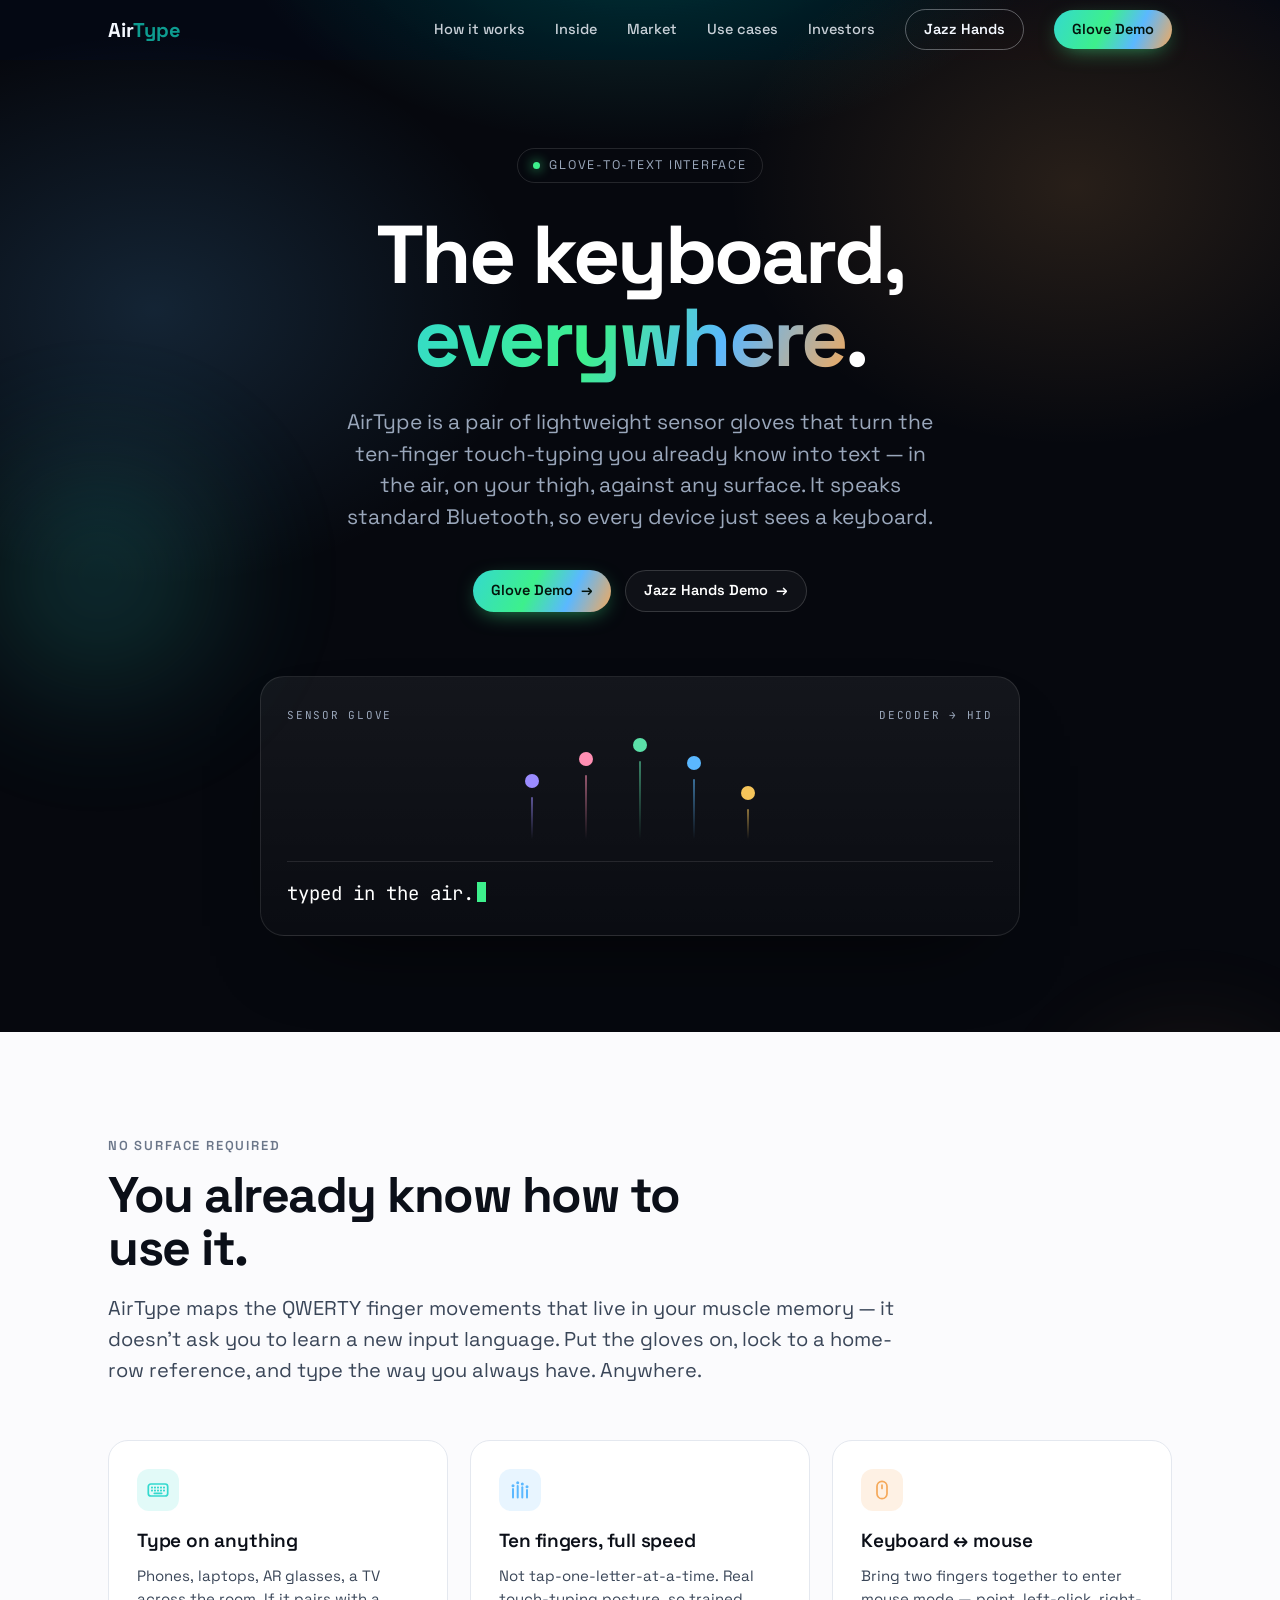
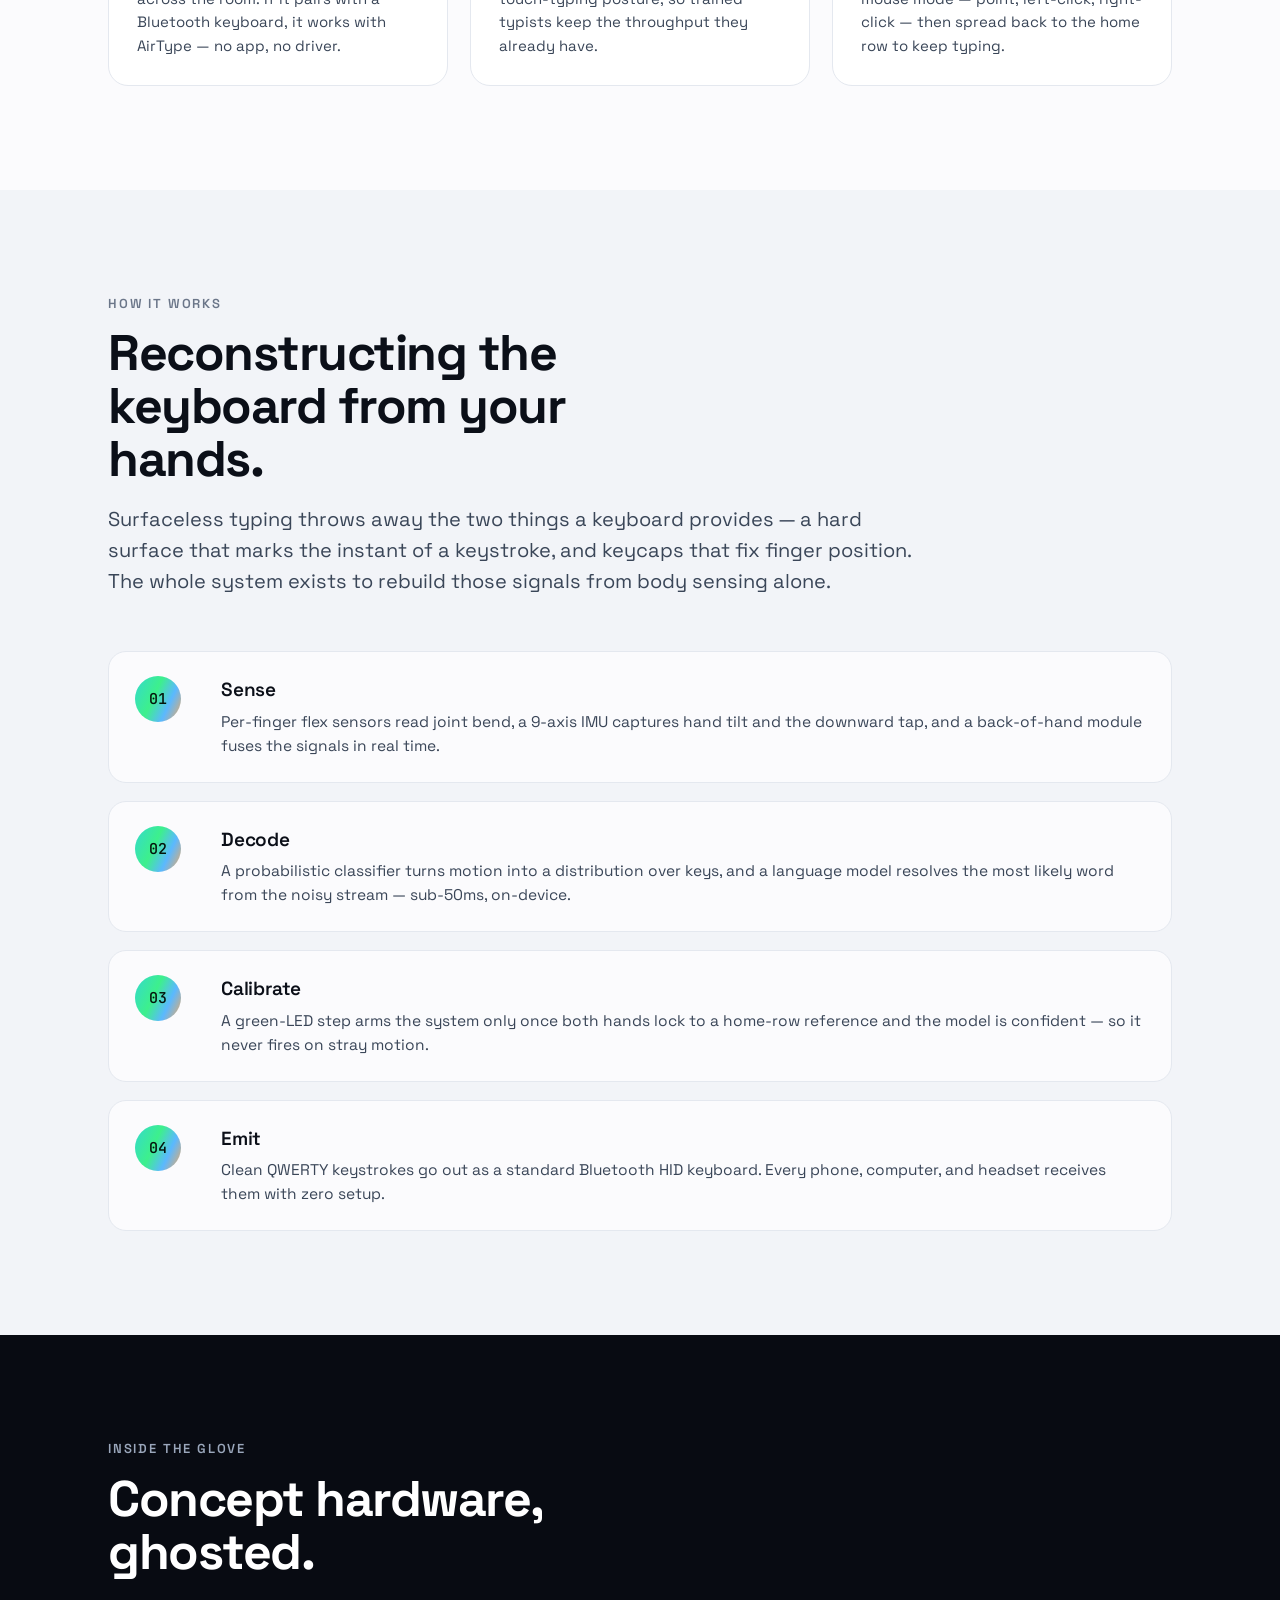
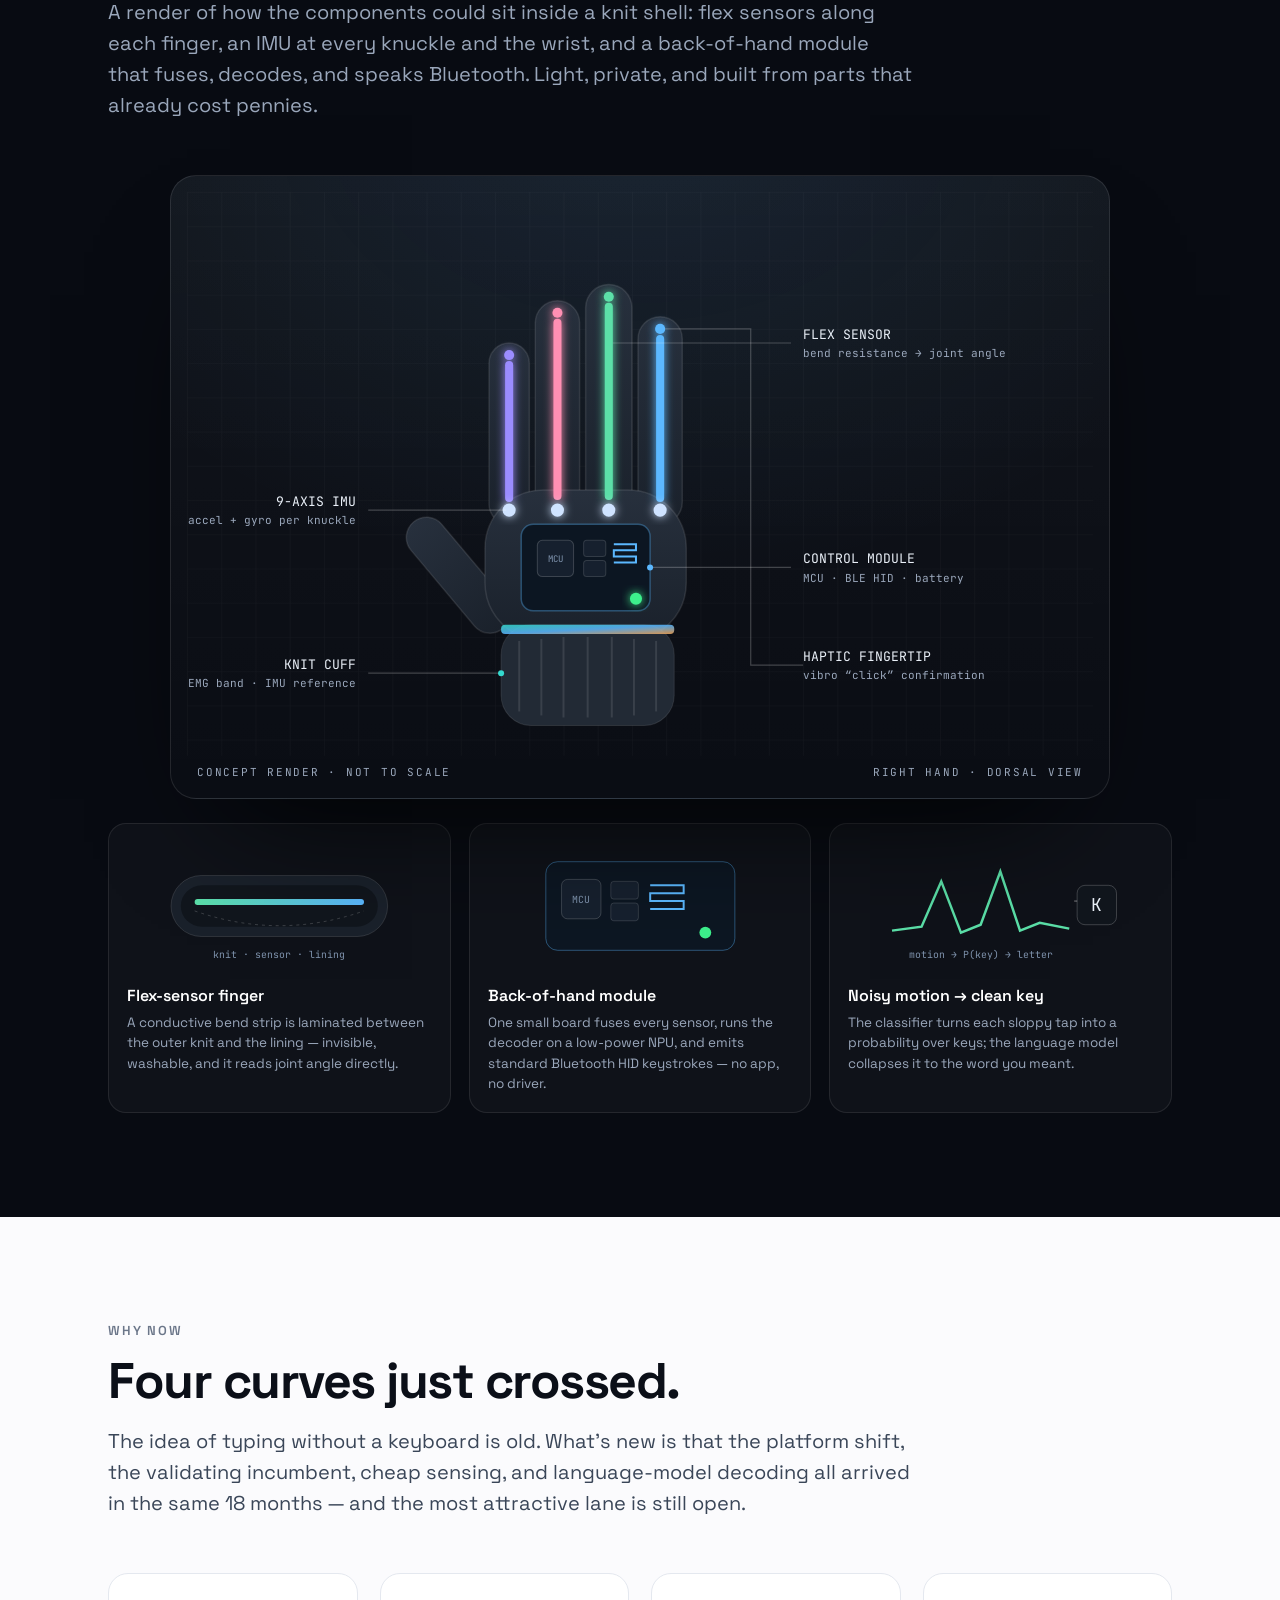
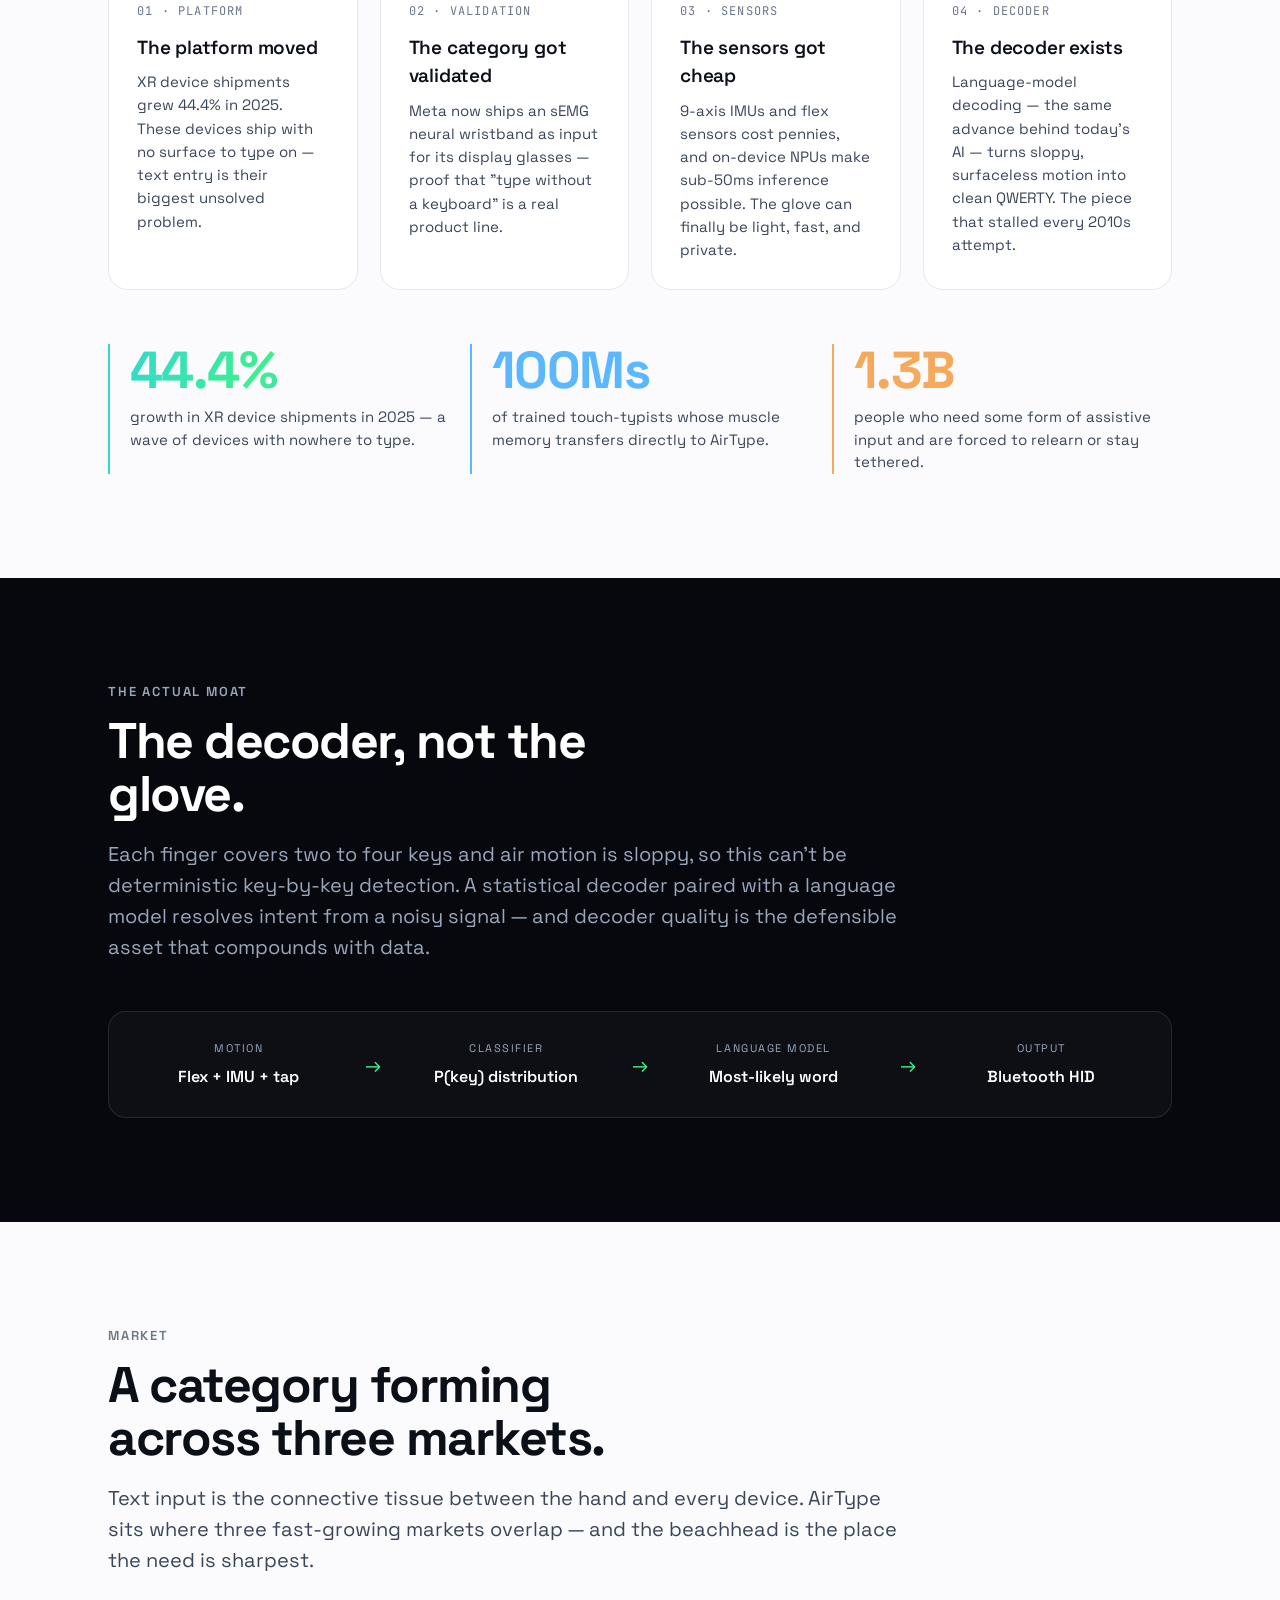
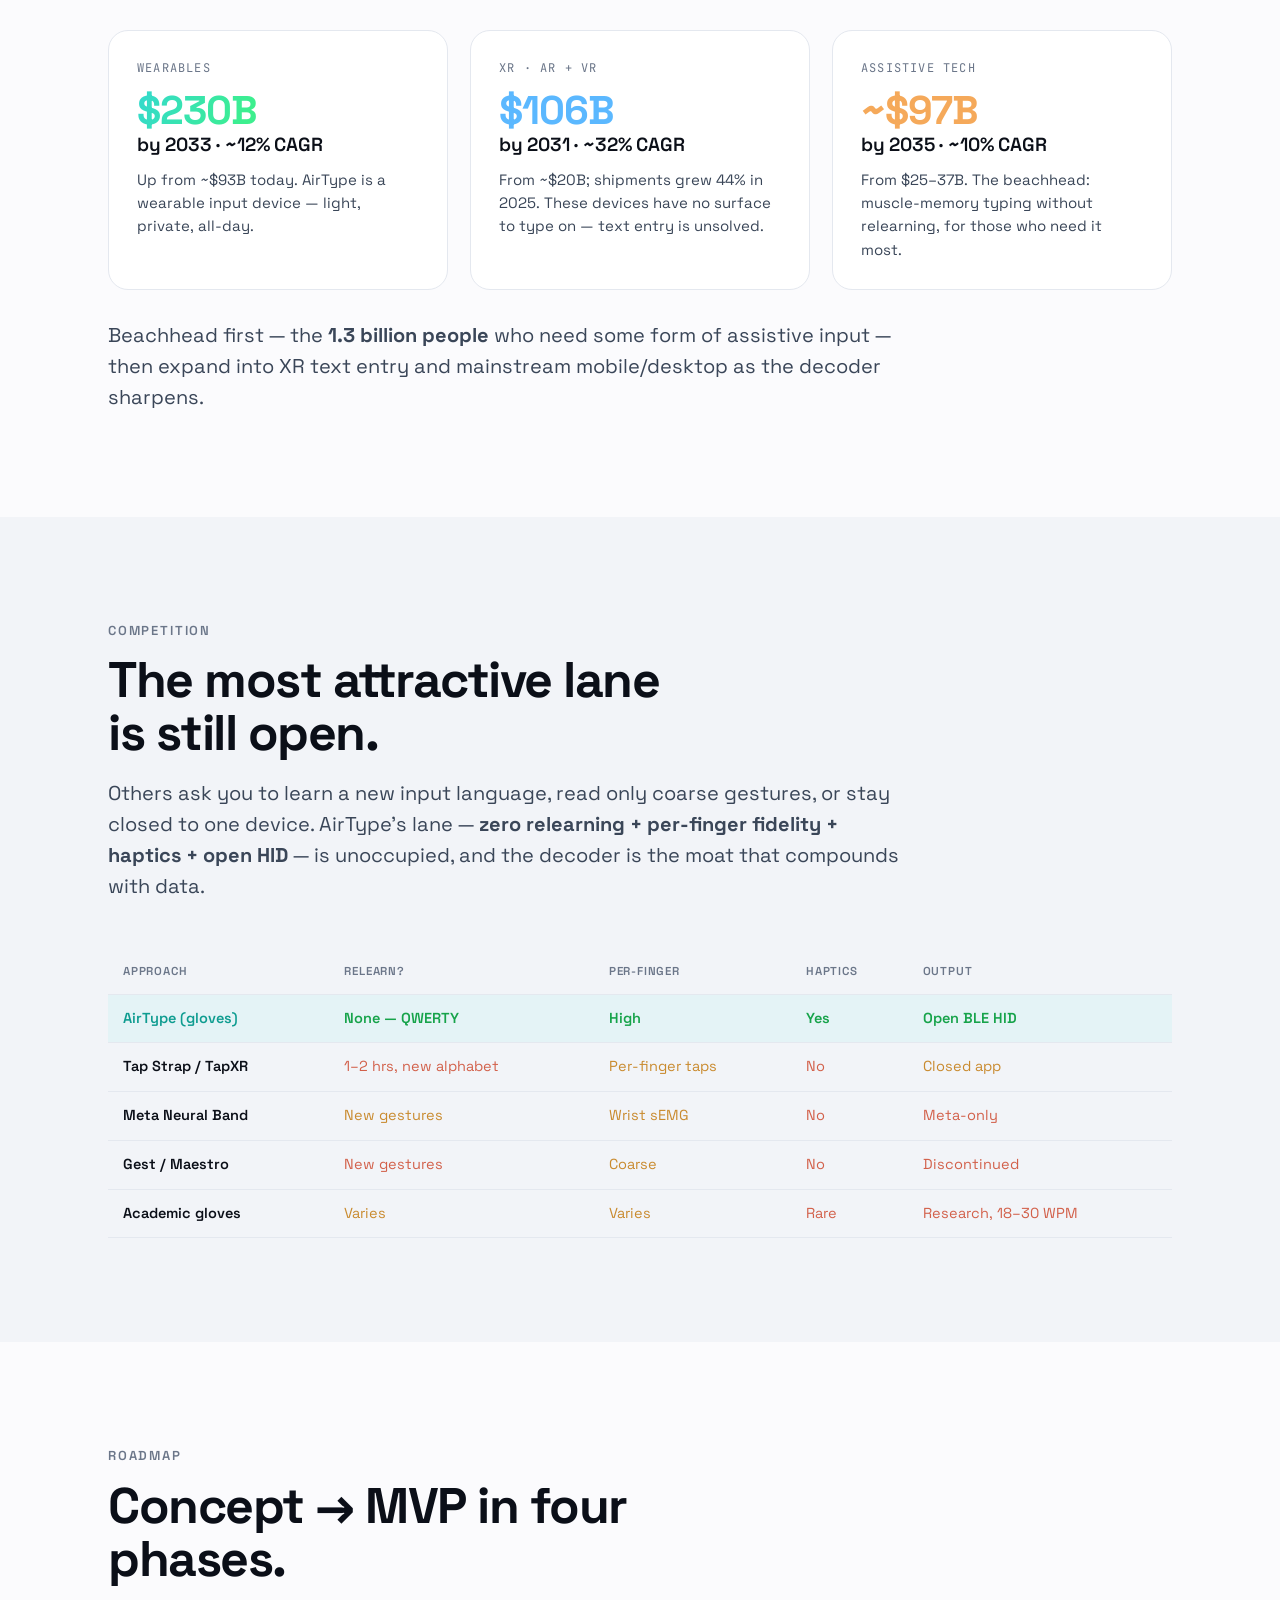
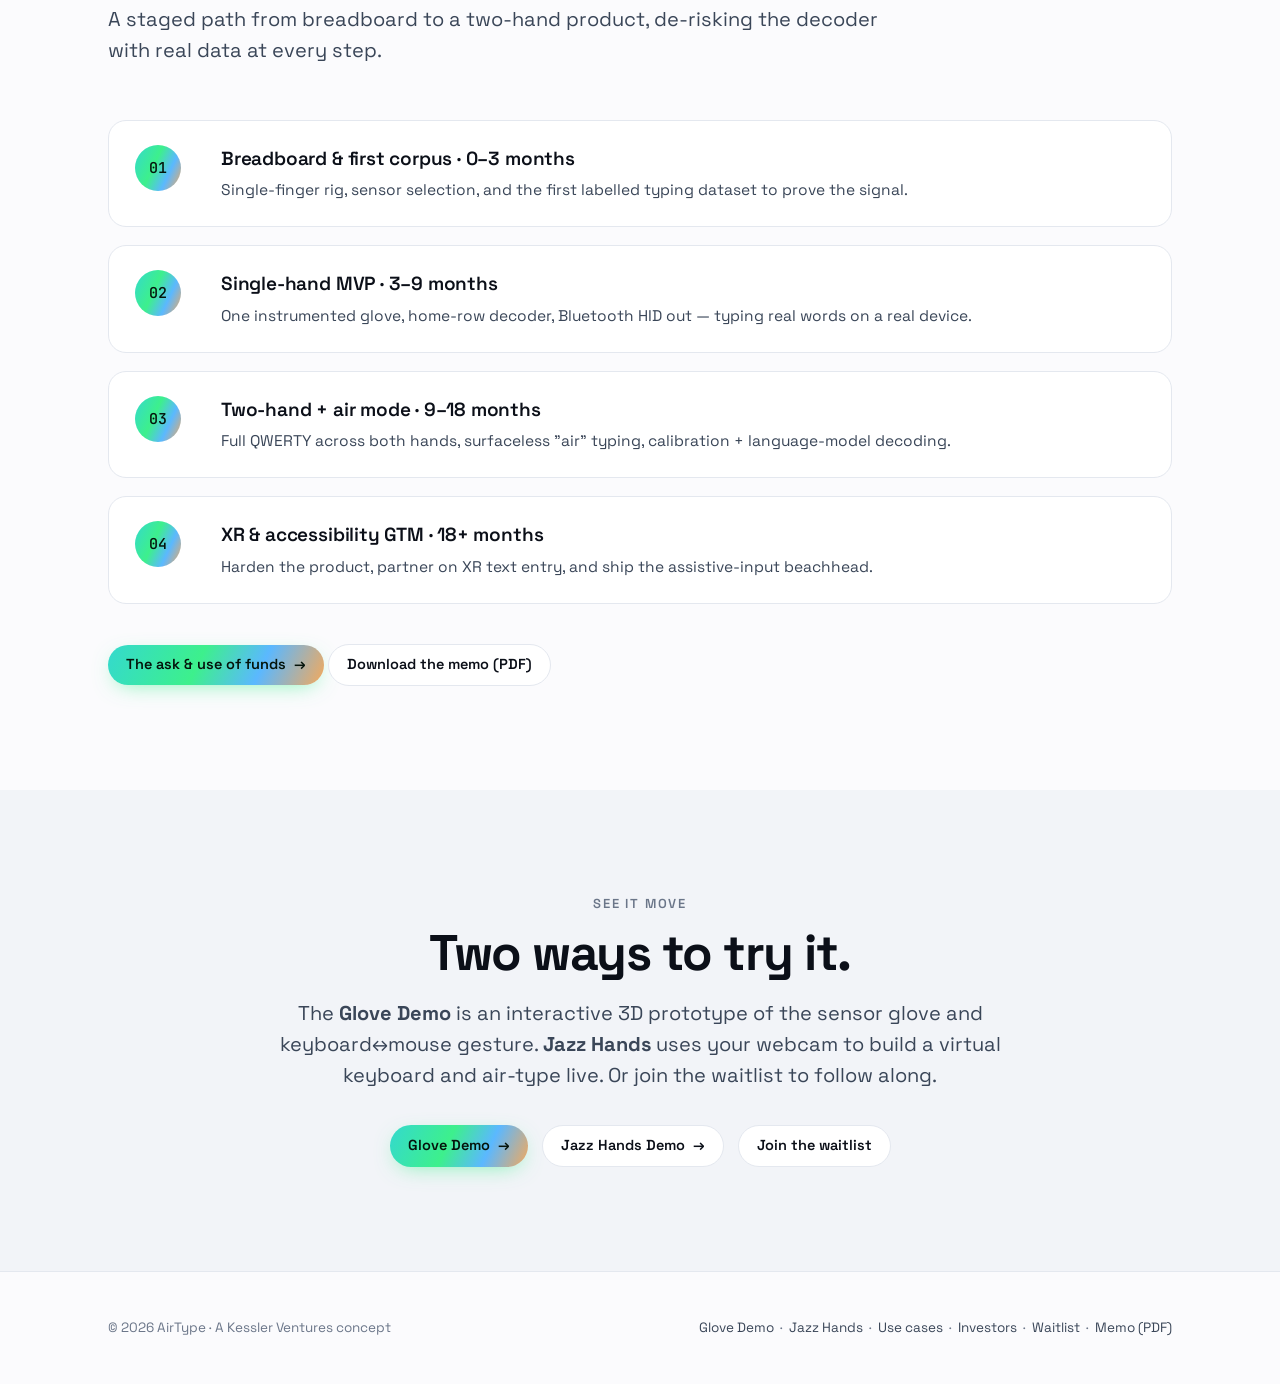
<file: index.html>
<!DOCTYPE html>
<html lang="en">
<head>
<meta charset="UTF-8">
<meta name="viewport" content="width=device-width, initial-scale=1">
<title>AirType — the keyboard, everywhere</title>
<meta name="description" content="AirType is a pair of lightweight sensor gloves that turn ordinary ten-finger touch-typing into text — on any device, on any surface, in the air. Output as a standard Bluetooth keyboard.">
<link rel="preconnect" href="https://fonts.googleapis.com">
<link rel="preconnect" href="https://fonts.gstatic.com" crossorigin>
<link href="https://fonts.googleapis.com/css2?family=Space+Grotesk:wght@400;500;600;700&family=JetBrains+Mono:wght@400;500&display=swap" rel="stylesheet">
<style>
  :root{
    /* brand tokens (CLAUDE.md) */
    --left:#34D9CE; --right:#F5A95A; --armed:#3DF08C;
    --index:#5BB8FF; --middle:#5BE0A8; --ring:#FF8FB3; --pinky:#9B8CFF; --thumb:#F5C45A;
    /* light editorial surface */
    --bg:#FBFBFD; --bg2:#F2F4F8; --ink:#0B0F18; --ink2:#3A4658; --muted:#6B7689; --line:#E4E8EF;
    --ink-on-dark:#EAF0F8; --muted-on-dark:#9AA7BB;
    --grad:linear-gradient(115deg,#34D9CE 0%,#3DF08C 42%,#5BB8FF 70%,#F5A95A 100%);
  }
  *{box-sizing:border-box;margin:0;padding:0}
  html{scroll-behavior:smooth}
  body{
    background:var(--bg);color:var(--ink);
    font-family:"Space Grotesk",-apple-system,BlinkMacSystemFont,"SF Pro Display","Segoe UI",sans-serif;
    -webkit-font-smoothing:antialiased;text-rendering:optimizeLegibility;line-height:1.5;
  }
  .mono{font-family:"JetBrains Mono",ui-monospace,monospace}
  a{color:inherit;text-decoration:none}
  .wrap{max-width:1120px;margin:0 auto;padding:0 28px}
  .gradtext{background:var(--grad);-webkit-background-clip:text;background-clip:text;-webkit-text-fill-color:transparent}

  /* ---------- nav ---------- */
  nav{position:fixed;top:0;left:0;right:0;z-index:50;height:60px;display:flex;align-items:center;
    background:rgba(251,251,253,0);backdrop-filter:saturate(180%) blur(0px);
    border-bottom:1px solid transparent;transition:background .35s,backdrop-filter .35s,border-color .35s}
  nav.scrolled{background:rgba(251,251,253,.72);backdrop-filter:saturate(180%) blur(20px);border-bottom-color:var(--line)}
  nav .wrap{display:flex;align-items:center;justify-content:space-between;width:100%}
  /* logo + nav links are LIGHT over the dark hero, and flip DARK once the nav goes light on scroll */
  .logo{font-size:20px;font-weight:700;letter-spacing:-.01em;color:#F4F8FF;transition:color .35s}
  nav.scrolled .logo{color:var(--ink)}
  .logo b{color:#0E9C90}  /* solid teal wordmark — matches the /overview logo */
  .navlinks{display:flex;align-items:center;gap:30px}
  .navlinks a.nl{font-size:14.5px;color:rgba(244,248,255,.82);font-weight:500;transition:color .2s}
  .navlinks a.nl:hover{color:#fff}
  nav.scrolled .navlinks a.nl{color:var(--ink2)}
  nav.scrolled .navlinks a.nl:hover{color:var(--ink)}
  .btn{display:inline-flex;align-items:center;gap:7px;padding:9px 18px;border-radius:980px;font-size:14.5px;
    font-weight:600;transition:transform .18s,box-shadow .25s,opacity .2s;white-space:nowrap}
  .btn:active{transform:scale(.97)}
  .btn-primary{color:#04130b;background:var(--grad);box-shadow:0 6px 22px -8px rgba(61,240,140,.7)}
  .btn-primary:hover{box-shadow:0 10px 30px -8px rgba(61,240,140,.85)}
  .btn-ghost{color:var(--ink);border:1px solid var(--line);background:#fff}
  .btn-ghost:hover{border-color:#C9D2DF}
  /* outline pill — same shape as the primary, adapts to nav light/dark state */
  .btn-outline{background:transparent;border:1px solid rgba(244,248,255,.34);color:#F4F8FF}
  .btn-outline:hover{border-color:#F4F8FF;background:rgba(255,255,255,.06)}
  nav.scrolled .btn-outline{border-color:var(--line);color:var(--ink)}
  nav.scrolled .btn-outline:hover{border-color:#C9D2DF;background:transparent}
  @media(max-width:760px){.navlinks .nl{display:none}}

  /* ---------- hero ---------- */
  .hero{position:relative;overflow:hidden;background:#06080E;color:var(--ink-on-dark);
    padding:148px 0 96px;text-align:center}
  .hero:before{content:"";position:absolute;inset:0;
    background:
      radial-gradient(680px 380px at 50% -8%,rgba(52,217,206,.20),transparent 60%),
      radial-gradient(560px 420px at 84% 18%,rgba(245,169,90,.14),transparent 62%),
      radial-gradient(620px 460px at 12% 30%,rgba(91,184,255,.16),transparent 60%);
    pointer-events:none}
  .hero .wrap{position:relative}
  .eyebrow{display:inline-flex;align-items:center;gap:9px;font-size:12.5px;letter-spacing:.14em;text-transform:uppercase;
    color:var(--muted-on-dark);border:1px solid rgba(255,255,255,.12);border-radius:980px;padding:7px 15px;margin-bottom:30px}
  .eyebrow .pip{width:7px;height:7px;border-radius:50%;background:var(--armed);box-shadow:0 0 12px var(--armed)}
  h1.head{font-size:clamp(40px,7vw,82px);line-height:1.02;font-weight:700;letter-spacing:-.035em;margin:0 auto;max-width:14ch}
  .hero .sub{margin:26px auto 0;max-width:600px;font-size:clamp(17px,2.3vw,21px);color:var(--muted-on-dark);font-weight:400;line-height:1.5}
  .hero .cta{display:flex;gap:14px;justify-content:center;flex-wrap:wrap;margin-top:38px}
  .hero .btn-ghost{background:rgba(255,255,255,.04);border-color:rgba(255,255,255,.16);color:#fff}
  .hero .btn-ghost:hover{background:rgba(255,255,255,.09);border-color:rgba(255,255,255,.28)}

  /* engine viz card */
  .viz{position:relative;margin:64px auto 0;max-width:760px;border-radius:24px;padding:30px 26px 26px;
    background:linear-gradient(180deg,rgba(255,255,255,.06),rgba(255,255,255,.02));
    border:1px solid rgba(255,255,255,.10);box-shadow:0 40px 90px -50px rgba(0,0,0,.9)}
  .viz .vlabel{display:flex;justify-content:space-between;font-size:11px;letter-spacing:.16em;text-transform:uppercase;color:var(--muted-on-dark);margin-bottom:20px}
  .fingers{display:flex;justify-content:center;gap:clamp(14px,4vw,40px);align-items:flex-end;height:96px}
  .finger{display:flex;flex-direction:column;align-items:center;gap:9px}
  .node{width:14px;height:14px;border-radius:50%;background:var(--c);box-shadow:0 0 0 0 var(--c);
    animation:pulse 2.6s ease-in-out infinite;animation-delay:var(--d)}
  .stalk{width:2px;height:var(--h);background:linear-gradient(180deg,var(--c),transparent);border-radius:2px;opacity:.55}
  @keyframes pulse{0%,100%{box-shadow:0 0 0 0 var(--c);transform:translateY(0)}
    45%{box-shadow:0 0 16px 3px var(--c);transform:translateY(-5px)}}
  .vout{margin-top:22px;padding-top:18px;border-top:1px solid rgba(255,255,255,.10);
    font-family:"JetBrains Mono",monospace;font-size:clamp(15px,3vw,19px);text-align:left;color:#fff;min-height:1.4em}
  .vout .cur{display:inline-block;width:9px;height:1.05em;vertical-align:-2px;background:var(--armed);margin-left:3px;animation:blink 1s steps(2) infinite}
  @keyframes blink{50%{opacity:0}}

  /* ---------- generic section ---------- */
  section.band{padding:104px 0}
  .band.alt{background:var(--bg2)}
  .kicker{font-size:13px;letter-spacing:.14em;text-transform:uppercase;font-weight:600;color:var(--muted);margin-bottom:14px}
  h2{font-size:clamp(30px,4.6vw,50px);line-height:1.06;font-weight:700;letter-spacing:-.03em;max-width:18ch}
  .lead{margin-top:18px;font-size:clamp(17px,2vw,20px);color:var(--ink2);max-width:62ch;line-height:1.55}

  /* feature grid */
  .grid{display:grid;gap:22px;margin-top:54px}
  .g3{grid-template-columns:repeat(3,1fr)}
  .g4{grid-template-columns:repeat(4,1fr)}
  @media(max-width:880px){.g3,.g4{grid-template-columns:1fr 1fr}}
  @media(max-width:560px){.g3,.g4{grid-template-columns:1fr}}
  .card{background:#fff;border:1px solid var(--line);border-radius:20px;padding:28px;transition:transform .3s,box-shadow .3s,border-color .3s}
  .card:hover{transform:translateY(-4px);box-shadow:0 24px 50px -30px rgba(13,22,40,.28);border-color:#D7DEEA}
  .band.alt .card{background:#fff}
  .ic{width:42px;height:42px;border-radius:12px;display:grid;place-items:center;margin-bottom:16px;
    background:rgba(91,184,255,.12)}
  .ic svg{width:24px;height:24px}
  .card h3{font-size:19px;font-weight:600;letter-spacing:-.01em;margin-bottom:8px}
  .card p{font-size:15px;color:var(--ink2);line-height:1.55}
  .card .num{font-family:"JetBrains Mono",monospace;font-size:12px;color:var(--muted);letter-spacing:.1em;margin-bottom:14px}

  /* how-it-works steps */
  .steps{counter-reset:s;margin-top:54px;display:grid;gap:18px}
  .step{display:grid;grid-template-columns:64px 1fr;gap:22px;align-items:start;
    background:#fff;border:1px solid var(--line);border-radius:18px;padding:24px 26px}
  .band.alt .step{background:var(--bg)}
  .step .sn{counter-increment:s;font-family:"JetBrains Mono",monospace;font-weight:500;font-size:15px;
    width:46px;height:46px;border-radius:50%;display:grid;place-items:center;color:#04130b;background:var(--grad)}
  .step .sn:before{content:counter(s,decimal-leading-zero)}
  .step h3{font-size:19px;font-weight:600;margin-bottom:5px;letter-spacing:-.01em}
  .step p{font-size:15.5px;color:var(--ink2);line-height:1.55}

  /* stat row */
  .stats{display:grid;grid-template-columns:repeat(3,1fr);gap:22px;margin-top:54px}
  @media(max-width:680px){.stats{grid-template-columns:1fr}}
  .stat{text-align:left;border-left:2px solid;padding-left:20px}
  .stat .v{font-size:clamp(36px,5vw,52px);font-weight:700;letter-spacing:-.03em;line-height:1}
  .stat .k{margin-top:10px;font-size:15px;color:var(--ink2);line-height:1.5}

  /* moat / dark feature */
  .dark{background:#06080E;color:var(--ink-on-dark)}
  .dark .kicker{color:var(--muted-on-dark)}
  .dark .lead{color:var(--muted-on-dark)}
  .pipe{display:flex;align-items:center;gap:0;margin-top:48px;flex-wrap:wrap;
    background:rgba(255,255,255,.03);border:1px solid rgba(255,255,255,.10);border-radius:18px;padding:8px}
  .pipe .stage{flex:1;min-width:150px;padding:20px 18px;text-align:center}
  .pipe .stage .pt{font-size:11px;letter-spacing:.14em;text-transform:uppercase;color:var(--muted-on-dark);margin-bottom:8px}
  .pipe .stage .pv{font-size:16px;font-weight:600;color:#fff}
  .pipe .arrow{color:var(--armed);font-size:20px;padding:0 4px}
  @media(max-width:680px){.pipe .arrow{transform:rotate(90deg);width:100%}}

  /* CTA */
  .cta-band{text-align:center;padding:120px 0}
  .cta-band h2{margin:0 auto;max-width:18ch}
  .cta-band .cta{display:flex;gap:14px;justify-content:center;flex-wrap:wrap;margin-top:34px}

  footer{padding:46px 0;border-top:1px solid var(--line);color:var(--muted);font-size:13.5px}
  footer .wrap{display:flex;justify-content:space-between;align-items:center;flex-wrap:wrap;gap:14px}
  footer a{color:var(--ink2)}footer a:hover{color:var(--ink)}

  /* header contrast safeguard: white on dark surfaces, dark on light */
  .hero h1,.hero h2,.dark h2,.dark h3,.inside h2,.inside h3{color:#fff}
  section.band:not(.dark):not(.inside) h2,section.band:not(.dark):not(.inside) h3{color:var(--ink)}

  /* decorative gradient orbs + parallax layers */
  .orb{position:absolute;border-radius:50%;filter:blur(60px);opacity:.45;pointer-events:none;z-index:0;will-change:transform}
  .par{will-change:transform}

  /* ---------- inside the glove (concept product shots) ---------- */
  .inside{background:#080B12;color:var(--ink-on-dark);position:relative;overflow:hidden}
  .inside .kicker{color:var(--muted-on-dark)}
  .inside .lead{color:var(--muted-on-dark)}
  .inside .wrap{position:relative;z-index:1}
  .shot{position:relative;margin:54px auto 0;max-width:940px;border-radius:26px;
    background:radial-gradient(120% 130% at 50% -10%,rgba(91,184,255,.10),transparent 58%),linear-gradient(180deg,rgba(255,255,255,.045),rgba(255,255,255,.012));
    border:1px solid rgba(255,255,255,.10);padding:16px 16px 6px;box-shadow:0 60px 120px -60px rgba(0,0,0,.95)}
  .shot svg{display:block;width:100%;height:auto}
  .shotcap{display:flex;justify-content:space-between;color:var(--muted-on-dark);font-family:"JetBrains Mono",monospace;font-size:11px;letter-spacing:.16em;text-transform:uppercase;padding:8px 10px 12px}
  .chip{position:absolute;z-index:3;font-family:"JetBrains Mono",monospace;font-size:12px;letter-spacing:.04em;color:#EAF0F8;
    background:rgba(12,18,28,.72);border:1px solid rgba(255,255,255,.16);border-radius:980px;padding:7px 13px;backdrop-filter:blur(8px);white-space:nowrap}
  .chip b{color:var(--armed);font-weight:600}
  .detgrid{display:grid;grid-template-columns:repeat(3,1fr);gap:18px;margin-top:24px}
  @media(max-width:820px){.detgrid{grid-template-columns:1fr}}
  .det{background:rgba(255,255,255,.03);border:1px solid rgba(255,255,255,.09);border-radius:18px;padding:18px;transition:transform .3s,border-color .3s}
  .det:hover{transform:translateY(-4px);border-color:rgba(255,255,255,.22)}
  .det svg{display:block;width:100%;height:128px;margin-bottom:14px}
  .det h3{font-size:16px;font-weight:600;margin-bottom:5px}
  .det p{font-size:13.5px;color:var(--muted-on-dark);line-height:1.5}

  /* market big-number + comparison table */
  .bignum{font-size:clamp(30px,3.6vw,40px);font-weight:700;letter-spacing:-.025em;line-height:1}
  .cmp-wrap{margin-top:48px;overflow-x:auto}
  .cmp{width:100%;border-collapse:collapse;font-size:14.5px;min-width:680px}
  .cmp th,.cmp td{text-align:left;padding:13px 15px;border-bottom:1px solid var(--line);white-space:nowrap}
  .cmp thead th{font-size:11.5px;letter-spacing:.07em;text-transform:uppercase;color:var(--muted);font-weight:600}
  .cmp tbody th{font-weight:600;color:var(--ink)}
  .cmp .yes{color:#16a34a;font-weight:600}.cmp .no{color:#d2604a}.cmp .mid{color:#c98a2e}
  .cmp tr.me th,.cmp tr.me td{background:rgba(52,217,206,.07)}
  .cmp tr.me th{color:#0E9C90}
  .ask{display:grid;grid-template-columns:repeat(auto-fit,minmax(150px,1fr));gap:18px;margin-top:46px}
  .ask .a{border-left:2px solid var(--left);padding-left:16px}
  .ask .a .av{font-family:"JetBrains Mono",monospace;font-size:13px;color:var(--muted);letter-spacing:.04em}
  .ask .a h3{font-size:16px;margin:4px 0 4px}.ask .a p{font-size:13.5px;color:var(--ink2);line-height:1.5}

  /* reveal */
  .reveal{opacity:0;transform:translateY(22px);transition:opacity .7s cubic-bezier(.2,.7,.2,1),transform .7s cubic-bezier(.2,.7,.2,1)}
  .reveal.in{opacity:1;transform:none}
  @media(prefers-reduced-motion:reduce){.reveal{opacity:1;transform:none;transition:none}.node{animation:none}.orb,.par{transform:none!important}}
</style>
</head>
<body>

<nav id="nav"><div class="wrap">
  <a href="/" class="logo">Air<b>Type</b></a>
  <div class="navlinks">
    <a class="nl" href="#how">How it works</a>
    <a class="nl" href="#inside">Inside</a>
    <a class="nl" href="#market">Market</a>
    <a class="nl" href="use-cases.html">Use cases</a>
    <a class="nl" href="investors.html">Investors</a>
    <a class="btn btn-outline" href="jazz-hands.html">Jazz Hands</a>
    <a class="btn btn-primary" href="demo.html">Glove Demo</a>
  </div>
</div></nav>

<!-- HERO -->
<header class="hero">
  <div class="orb par" data-par="0.22" style="width:360px;height:360px;left:-80px;top:30px;background:radial-gradient(circle,rgba(52,217,206,.55),transparent 70%)"></div>
  <div class="orb par" data-par="0.34" style="width:300px;height:300px;right:-60px;top:90px;background:radial-gradient(circle,rgba(245,169,90,.45),transparent 70%)"></div>
  <div class="orb par" data-par="0.16" style="width:420px;height:420px;left:34%;bottom:-120px;background:radial-gradient(circle,rgba(91,184,255,.42),transparent 70%)"></div>
  <div class="wrap">
    <span class="eyebrow"><span class="pip"></span>Glove-to-text interface</span>
    <h1 class="head">The keyboard,<br><span class="gradtext">everywhere</span>.</h1>
    <p class="sub">AirType is a pair of lightweight sensor gloves that turn the ten-finger touch-typing you already know into text — in the air, on your thigh, against any surface. It speaks standard Bluetooth, so every device just sees a keyboard.</p>
    <div class="cta">
      <a class="btn btn-primary" href="demo.html">Glove Demo &nbsp;→</a>
      <a class="btn btn-ghost" href="jazz-hands.html">Jazz Hands Demo &nbsp;→</a>
    </div>

    <!-- engine viz -->
    <div class="viz reveal">
      <div class="vlabel mono"><span>SENSOR GLOVE</span><span>DECODER → HID</span></div>
      <div class="fingers">
        <div class="finger"><span class="node" style="--c:var(--pinky);--d:0s"></span><span class="stalk" style="--c:var(--pinky);--h:42px"></span></div>
        <div class="finger"><span class="node" style="--c:var(--ring);--d:.18s"></span><span class="stalk" style="--c:var(--ring);--h:64px"></span></div>
        <div class="finger"><span class="node" style="--c:var(--middle);--d:.36s"></span><span class="stalk" style="--c:var(--middle);--h:78px"></span></div>
        <div class="finger"><span class="node" style="--c:var(--index);--d:.54s"></span><span class="stalk" style="--c:var(--index);--h:60px"></span></div>
        <div class="finger"><span class="node" style="--c:var(--thumb);--d:.72s"></span><span class="stalk" style="--c:var(--thumb);--h:30px"></span></div>
      </div>
      <div class="vout mono" id="vout"><span class="cur"></span></div>
    </div>
  </div>
</header>

<!-- WHAT IT IS -->
<section class="band" id="what">
  <div class="wrap">
    <div class="reveal">
      <div class="kicker">No surface required</div>
      <h2>You already know how to use it.</h2>
      <p class="lead">AirType maps the QWERTY finger movements that live in your muscle memory — it doesn't ask you to learn a new input language. Put the gloves on, lock to a home-row reference, and type the way you always have. Anywhere.</p>
    </div>
    <div class="grid g3">
      <div class="card reveal"><div class="ic" style="background:rgba(52,217,206,.14)">
        <svg viewBox="0 0 24 24" fill="none" stroke="#34D9CE" stroke-width="1.7" stroke-linecap="round" stroke-linejoin="round">
          <rect x="2.3" y="6" width="19.4" height="12" rx="2.6"/>
          <path d="M6 9.6h0M9 9.6h0M12 9.6h0M15 9.6h0M18 9.6h0" stroke-width="2.1"/>
          <path d="M6 12.6h0M9 12.6h0M12 12.6h0M15 12.6h0M18 12.6h0" stroke-width="2.1"/>
          <path d="M8.3 15.3h7.4"/>
        </svg></div><h3>Type on anything</h3><p>Phones, laptops, AR glasses, a TV across the room. If it pairs with a Bluetooth keyboard, it works with AirType — no app, no driver.</p></div>
      <div class="card reveal"><div class="ic" style="background:rgba(91,184,255,.14)">
        <svg viewBox="0 0 24 24" fill="none" stroke="#5BB8FF" stroke-width="2" stroke-linecap="round">
          <path d="M5 19.5V11"/><circle cx="5" cy="7.7" r="1.5" fill="#5BB8FF" stroke="none"/>
          <path d="M9.7 19.5V8"/><circle cx="9.7" cy="4.7" r="1.5" fill="#5BB8FF" stroke="none"/>
          <path d="M14.3 19.5V9.2"/><circle cx="14.3" cy="5.9" r="1.5" fill="#5BB8FF" stroke="none"/>
          <path d="M19 19.5V12"/><circle cx="19" cy="8.7" r="1.5" fill="#5BB8FF" stroke="none"/>
        </svg></div><h3>Ten fingers, full speed</h3><p>Not tap-one-letter-at-a-time. Real touch-typing posture, so trained typists keep the throughput they already have.</p></div>
      <div class="card reveal"><div class="ic" style="background:rgba(245,169,90,.16)">
        <svg viewBox="0 0 24 24" fill="none" stroke="#F5A95A" stroke-width="1.7" stroke-linecap="round" stroke-linejoin="round">
          <rect x="7" y="3.3" width="10" height="17.4" rx="5"/>
          <path d="M12 7v3.4"/>
        </svg></div><h3>Keyboard ↔ mouse</h3><p>Bring two fingers together to enter mouse mode — point, left-click, right-click — then spread back to the home row to keep typing.</p></div>
    </div>
  </div>
</section>

<!-- HOW IT WORKS -->
<section class="band alt" id="how">
  <div class="wrap">
    <div class="reveal">
      <div class="kicker">How it works</div>
      <h2>Reconstructing the keyboard from your hands.</h2>
      <p class="lead">Surfaceless typing throws away the two things a keyboard provides — a hard surface that marks the instant of a keystroke, and keycaps that fix finger position. The whole system exists to rebuild those signals from body sensing alone.</p>
    </div>
    <div class="steps">
      <div class="step reveal"><div class="sn"></div><div><h3>Sense</h3><p>Per-finger flex sensors read joint bend, a 9-axis IMU captures hand tilt and the downward tap, and a back-of-hand module fuses the signals in real time.</p></div></div>
      <div class="step reveal"><div class="sn"></div><div><h3>Decode</h3><p>A probabilistic classifier turns motion into a distribution over keys, and a language model resolves the most likely word from the noisy stream — sub-50ms, on-device.</p></div></div>
      <div class="step reveal"><div class="sn"></div><div><h3>Calibrate</h3><p>A green-LED step arms the system only once both hands lock to a home-row reference and the model is confident — so it never fires on stray motion.</p></div></div>
      <div class="step reveal"><div class="sn"></div><div><h3>Emit</h3><p>Clean QWERTY keystrokes go out as a standard Bluetooth HID keyboard. Every phone, computer, and headset receives them with zero setup.</p></div></div>
    </div>
  </div>
</section>

<!-- INSIDE THE GLOVE (concept product shots) -->
<section class="band inside" id="inside">
  <div class="orb par" data-par="0.18" style="width:480px;height:480px;right:-140px;top:8%;background:radial-gradient(circle,rgba(52,217,206,.16),transparent 70%)"></div>
  <div class="wrap">
    <div class="reveal">
      <div class="kicker">Inside the glove</div>
      <h2>Concept hardware, ghosted.</h2>
      <p class="lead">A render of how the components could sit inside a knit shell: flex sensors along each finger, an IMU at every knuckle and the wrist, and a back-of-hand module that fuses, decodes, and speaks Bluetooth. Light, private, and built from parts that already cost pennies.</p>
    </div>

    <!-- primary concept shot: x-ray glove with labeled internals -->
    <div class="shot reveal">
      <span class="chip par" data-par="0.12" style="left:5%;top:13%">sub-50ms <b>on-device</b></span>
      <span class="chip par" data-par="0.20" style="right:6%;top:8%">&lt; <b>60g</b> per hand</span>
      <span class="chip par" data-par="0.16" style="left:calc(50% - 58px);top:3%"><b>BLE 5.3</b> HID</span>
      <svg viewBox="0 0 900 560" role="img" aria-label="Concept x-ray view of an AirType glove showing internal sensor components">
        <defs>
          <linearGradient id="fabric" x1="0" y1="0" x2="0" y2="1">
            <stop offset="0" stop-color="#27303d"/><stop offset="1" stop-color="#1a212b"/>
          </linearGradient>
          <linearGradient id="acc" x1="0" y1="0" x2="1" y2="1">
            <stop offset="0" stop-color="#34D9CE"/><stop offset=".5" stop-color="#5BB8FF"/><stop offset="1" stop-color="#F5A95A"/>
          </linearGradient>
          <filter id="glow" x="-60%" y="-60%" width="220%" height="220%">
            <feGaussianBlur stdDeviation="5" result="b"/><feMerge><feMergeNode in="b"/><feMergeNode in="SourceGraphic"/></feMerge>
          </filter>
          <pattern id="grid" width="34" height="34" patternUnits="userSpaceOnUse">
            <path d="M34 0H0V34" fill="none" stroke="rgba(255,255,255,.04)" stroke-width="1"/>
          </pattern>
        </defs>

        <rect x="0" y="0" width="900" height="560" fill="url(#grid)"/>

        <!-- glove silhouette (knit shell) -->
        <g fill="url(#fabric)" stroke="rgba(255,255,255,.10)" stroke-width="1.5">
          <!-- fingers -->
          <rect x="300" y="150" width="40" height="180" rx="20"/>   <!-- pinky -->
          <rect x="346" y="108" width="44" height="222" rx="22"/>   <!-- ring -->
          <rect x="396" y="92"  width="46" height="238" rx="23"/>   <!-- middle -->
          <rect x="448" y="124" width="44" height="206" rx="22"/>   <!-- index -->
          <!-- thumb -->
          <rect x="232" y="318" width="40" height="138" rx="20" transform="rotate(-40 252 360)"/>
          <!-- palm / back of hand -->
          <rect x="296" y="296" width="200" height="150" rx="58"/>
        </g>

        <!-- knit cuff -->
        <g>
          <rect x="312" y="430" width="172" height="100" rx="30" fill="#222a35" stroke="rgba(255,255,255,.10)"/>
          <g stroke="rgba(255,255,255,.10)" stroke-width="2">
            <line x1="330" y1="446" x2="330" y2="516"/><line x1="352" y1="444" x2="352" y2="520"/>
            <line x1="374" y1="442" x2="374" y2="522"/><line x1="398" y1="442" x2="398" y2="522"/>
            <line x1="422" y1="442" x2="422" y2="522"/><line x1="444" y1="444" x2="444" y2="520"/>
            <line x1="466" y1="446" x2="466" y2="516"/>
          </g>
          <rect x="312" y="430" width="172" height="9" rx="4" fill="url(#acc)" opacity=".85"/>
        </g>

        <!-- flex sensors (per-finger), glowing -->
        <g filter="url(#glow)">
          <rect x="316" y="168" width="8" height="140" rx="4" fill="#9B8CFF"/>
          <rect x="364" y="126" width="8" height="180" rx="4" fill="#FF8FB3"/>
          <rect x="415" y="110" width="8" height="196" rx="4" fill="#5BE0A8"/>
          <rect x="466" y="142" width="8" height="166" rx="4" fill="#5BB8FF"/>
        </g>

        <!-- knuckle IMU nodes -->
        <g fill="#CFE3FF" filter="url(#glow)">
          <circle cx="320" cy="316" r="6.5"/><circle cx="368" cy="316" r="6.5"/>
          <circle cx="419" cy="316" r="6.5"/><circle cx="470" cy="316" r="6.5"/>
        </g>

        <!-- haptic fingertips -->
        <g filter="url(#glow)">
          <circle cx="320" cy="162" r="5" fill="#9B8CFF"/><circle cx="368" cy="120" r="5" fill="#FF8FB3"/>
          <circle cx="419" cy="104" r="5" fill="#5BE0A8"/><circle cx="470" cy="136" r="5" fill="#5BB8FF"/>
        </g>

        <!-- back-of-hand control module (PCB) -->
        <g>
          <rect x="332" y="330" width="128" height="86" rx="12" fill="#0c1622" stroke="rgba(91,184,255,.35)" stroke-width="1.5"/>
          <rect x="348" y="346" width="36" height="36" rx="5" fill="#16202e" stroke="rgba(255,255,255,.18)"/>
          <text x="366" y="368" font-family="JetBrains Mono,monospace" font-size="9" fill="#7f93ad" text-anchor="middle">MCU</text>
          <rect x="394" y="346" width="22" height="16" rx="3" fill="#16202e" stroke="rgba(255,255,255,.14)"/>
          <rect x="394" y="366" width="22" height="16" rx="3" fill="#16202e" stroke="rgba(255,255,255,.14)"/>
          <!-- BLE meander antenna -->
          <path d="M424 350 h22 v6 h-22 v6 h22 v6 h-22" fill="none" stroke="#5BB8FF" stroke-width="2"/>
          <!-- status LED -->
          <circle cx="446" cy="404" r="6" fill="#3DF08C" filter="url(#glow)"/>
        </g>

        <!-- callout leader lines + labels -->
        <g font-family="JetBrains Mono,monospace" fill="#9AA7BB">
          <!-- flex sensor (right) -->
          <g stroke="rgba(255,255,255,.22)" stroke-width="1.2" fill="none">
            <path d="M423 150 H600"/>
          </g>
          <circle cx="419" cy="150" r="3" fill="#5BE0A8"/>
          <text x="612" y="146" font-size="13" fill="#EAF0F8">FLEX SENSOR</text>
          <text x="612" y="164" font-size="11">bend resistance → joint angle</text>

          <!-- control module (right) -->
          <g stroke="rgba(255,255,255,.22)" stroke-width="1.2" fill="none">
            <path d="M460 373 H600"/>
          </g>
          <circle cx="460" cy="373" r="3" fill="#5BB8FF"/>
          <text x="612" y="369" font-size="13" fill="#EAF0F8">CONTROL MODULE</text>
          <text x="612" y="387" font-size="11">MCU · BLE HID · battery</text>

          <!-- haptic tip (right) -->
          <g stroke="rgba(255,255,255,.22)" stroke-width="1.2" fill="none">
            <path d="M475 136 H560 V470 H612"/>
          </g>
          <circle cx="470" cy="136" r="3" fill="#5BB8FF"/>
          <text x="612" y="466" font-size="13" fill="#EAF0F8">HAPTIC FINGERTIP</text>
          <text x="612" y="484" font-size="11">vibro “click” confirmation</text>

          <!-- IMU (left) -->
          <g stroke="rgba(255,255,255,.22)" stroke-width="1.2" fill="none">
            <path d="M320 316 H180"/>
          </g>
          <circle cx="320" cy="316" r="3" fill="#CFE3FF"/>
          <text x="168" y="312" font-size="13" fill="#EAF0F8" text-anchor="end">9-AXIS IMU</text>
          <text x="168" y="330" font-size="11" text-anchor="end">accel + gyro per knuckle</text>

          <!-- knit cuff (left) -->
          <g stroke="rgba(255,255,255,.22)" stroke-width="1.2" fill="none">
            <path d="M312 478 H180"/>
          </g>
          <circle cx="312" cy="478" r="3" fill="#34D9CE"/>
          <text x="168" y="474" font-size="13" fill="#EAF0F8" text-anchor="end">KNIT CUFF</text>
          <text x="168" y="492" font-size="11" text-anchor="end">sEMG band · IMU reference</text>
        </g>
      </svg>
      <div class="shotcap"><span>CONCEPT RENDER · NOT TO SCALE</span><span>RIGHT HAND · DORSAL VIEW</span></div>
    </div>

    <!-- component detail shots -->
    <div class="detgrid">
      <div class="det reveal">
        <svg viewBox="0 0 260 130" role="img" aria-label="Finger cross-section">
          <defs><linearGradient id="flexg" x1="0" y1="0" x2="1" y2="0"><stop offset="0" stop-color="#5BE0A8"/><stop offset="1" stop-color="#5BB8FF"/></linearGradient></defs>
          <rect x="20" y="34" width="220" height="62" rx="31" fill="#1a212b" stroke="rgba(255,255,255,.12)"/>
          <rect x="30" y="44" width="200" height="42" rx="21" fill="#11161d"/>
          <rect x="44" y="58" width="172" height="6" rx="3" fill="url(#flexg)"/>
          <path d="M44 70 q86 30 172 0" fill="none" stroke="rgba(255,255,255,.18)" stroke-dasharray="3 4"/>
          <text x="130" y="118" font-family="JetBrains Mono,monospace" font-size="10" fill="#7f93ad" text-anchor="middle">knit · sensor · lining</text>
        </svg>
        <h3>Flex-sensor finger</h3>
        <p>A conductive bend strip is laminated between the outer knit and the lining — invisible, washable, and it reads joint angle directly.</p>
      </div>
      <div class="det reveal">
        <svg viewBox="0 0 260 130" role="img" aria-label="Control module board">
          <rect x="34" y="20" width="192" height="90" rx="12" fill="#0c1622" stroke="rgba(91,184,255,.4)"/>
          <rect x="50" y="38" width="40" height="40" rx="6" fill="#16202e" stroke="rgba(255,255,255,.18)"/>
          <text x="70" y="62" font-family="JetBrains Mono,monospace" font-size="10" fill="#7f93ad" text-anchor="middle">MCU</text>
          <rect x="100" y="40" width="28" height="18" rx="3" fill="#16202e" stroke="rgba(255,255,255,.14)"/>
          <rect x="100" y="62" width="28" height="18" rx="3" fill="#16202e" stroke="rgba(255,255,255,.14)"/>
          <path d="M140 44 h34 v8 h-34 v8 h34 v8 h-34" fill="none" stroke="#5BB8FF" stroke-width="2"/>
          <circle cx="196" cy="92" r="6" fill="#3DF08C"/>
        </svg>
        <h3>Back-of-hand module</h3>
        <p>One small board fuses every sensor, runs the decoder on a low-power NPU, and emits standard Bluetooth HID keystrokes — no app, no driver.</p>
      </div>
      <div class="det reveal">
        <svg viewBox="0 0 260 130" role="img" aria-label="Signal to key">
          <polyline points="20,90 50,86 70,40 90,92 110,84 130,30 150,90 170,82 200,88" fill="none" stroke="#5BE0A8" stroke-width="2.5"/>
          <path d="M205 60 H232" stroke="rgba(255,255,255,.3)" stroke-width="1.5"/>
          <rect x="208" y="44" width="40" height="40" rx="8" fill="#11161d" stroke="rgba(255,255,255,.2)"/>
          <text x="228" y="70" font-family="JetBrains Mono,monospace" font-size="18" fill="#EAF0F8" text-anchor="middle">K</text>
          <text x="110" y="118" font-family="JetBrains Mono,monospace" font-size="10" fill="#7f93ad" text-anchor="middle">motion → P(key) → letter</text>
        </svg>
        <h3>Noisy motion → clean key</h3>
        <p>The classifier turns each sloppy tap into a probability over keys; the language model collapses it to the word you meant.</p>
      </div>
    </div>
  </div>
</section>

<!-- WHY NOW -->
<section class="band" id="why">
  <div class="wrap">
    <div class="reveal">
      <div class="kicker">Why now</div>
      <h2>Four curves just crossed.</h2>
      <p class="lead">The idea of typing without a keyboard is old. What's new is that the platform shift, the validating incumbent, cheap sensing, and language-model decoding all arrived in the same 18 months — and the most attractive lane is still open.</p>
    </div>
    <div class="grid g4">
      <div class="card reveal"><div class="num">01 · PLATFORM</div><h3>The platform moved</h3><p>XR device shipments grew 44.4% in 2025. These devices ship with no surface to type on — text entry is their biggest unsolved problem.</p></div>
      <div class="card reveal"><div class="num">02 · VALIDATION</div><h3>The category got validated</h3><p>Meta now ships an sEMG neural wristband as input for its display glasses — proof that "type without a keyboard" is a real product line.</p></div>
      <div class="card reveal"><div class="num">03 · SENSORS</div><h3>The sensors got cheap</h3><p>9-axis IMUs and flex sensors cost pennies, and on-device NPUs make sub-50ms inference possible. The glove can finally be light, fast, and private.</p></div>
      <div class="card reveal"><div class="num">04 · DECODER</div><h3>The decoder exists</h3><p>Language-model decoding — the same advance behind today's AI — turns sloppy, surfaceless motion into clean QWERTY. The piece that stalled every 2010s attempt.</p></div>
    </div>
    <div class="stats">
      <div class="stat reveal" style="border-color:var(--left)"><div class="v gradtext">44.4%</div><div class="k">growth in XR device shipments in 2025 — a wave of devices with nowhere to type.</div></div>
      <div class="stat reveal" style="border-color:var(--index)"><div class="v" style="color:var(--index)">100Ms</div><div class="k">of trained touch-typists whose muscle memory transfers directly to AirType.</div></div>
      <div class="stat reveal" style="border-color:var(--right)"><div class="v" style="color:var(--right)">1.3B</div><div class="k">people who need some form of assistive input and are forced to relearn or stay tethered.</div></div>
    </div>
  </div>
</section>

<!-- THE MOAT -->
<section class="band dark" id="moat">
  <div class="wrap">
    <div class="reveal">
      <div class="kicker">The actual moat</div>
      <h2>The decoder, not the glove.</h2>
      <p class="lead">Each finger covers two to four keys and air motion is sloppy, so this can't be deterministic key-by-key detection. A statistical decoder paired with a language model resolves intent from a noisy signal — and decoder quality is the defensible asset that compounds with data.</p>
    </div>
    <div class="pipe reveal">
      <div class="stage"><div class="pt">Motion</div><div class="pv">Flex + IMU + tap</div></div>
      <span class="arrow">→</span>
      <div class="stage"><div class="pt">Classifier</div><div class="pv">P(key) distribution</div></div>
      <span class="arrow">→</span>
      <div class="stage"><div class="pt">Language model</div><div class="pv">Most-likely word</div></div>
      <span class="arrow">→</span>
      <div class="stage"><div class="pt">Output</div><div class="pv">Bluetooth HID</div></div>
    </div>
  </div>
</section>

<!-- MARKET -->
<section class="band" id="market">
  <div class="wrap">
    <div class="reveal">
      <div class="kicker">Market</div>
      <h2>A category forming across three markets.</h2>
      <p class="lead">Text input is the connective tissue between the hand and every device. AirType sits where three fast-growing markets overlap — and the beachhead is the place the need is sharpest.</p>
    </div>
    <div class="grid g3">
      <div class="card reveal"><div class="num">WEARABLES</div><div class="bignum gradtext">$230B</div><h3>by 2033 · ~12% CAGR</h3><p>Up from ~$93B today. AirType is a wearable input device — light, private, all-day.</p></div>
      <div class="card reveal"><div class="num">XR · AR + VR</div><div class="bignum" style="color:var(--index)">$106B</div><h3>by 2031 · ~32% CAGR</h3><p>From ~$20B; shipments grew 44% in 2025. These devices have no surface to type on — text entry is unsolved.</p></div>
      <div class="card reveal"><div class="num">ASSISTIVE TECH</div><div class="bignum" style="color:var(--right)">~$97B</div><h3>by 2035 · ~10% CAGR</h3><p>From $25–37B. The beachhead: muscle-memory typing without relearning, for those who need it most.</p></div>
    </div>
    <p class="lead reveal" style="margin-top:30px">Beachhead first — the <b>1.3 billion people</b> who need some form of assistive input — then expand into XR text entry and mainstream mobile/desktop as the decoder sharpens.</p>
  </div>
</section>

<!-- COMPETITION -->
<section class="band alt" id="competition">
  <div class="wrap">
    <div class="reveal">
      <div class="kicker">Competition</div>
      <h2>The most attractive lane is still open.</h2>
      <p class="lead">Others ask you to learn a new input language, read only coarse gestures, or stay closed to one device. AirType's lane — <b>zero relearning + per-finger fidelity + haptics + open HID</b> — is unoccupied, and the decoder is the moat that compounds with data.</p>
    </div>
    <div class="cmp-wrap reveal">
      <table class="cmp">
        <thead><tr><th>Approach</th><th>Relearn?</th><th>Per-finger</th><th>Haptics</th><th>Output</th></tr></thead>
        <tbody>
          <tr class="me"><th>AirType (gloves)</th><td class="yes">None — QWERTY</td><td class="yes">High</td><td class="yes">Yes</td><td class="yes">Open BLE HID</td></tr>
          <tr><th>Tap Strap / TapXR</th><td class="no">1–2 hrs, new alphabet</td><td class="mid">Per-finger taps</td><td class="no">No</td><td class="mid">Closed app</td></tr>
          <tr><th>Meta Neural Band</th><td class="mid">New gestures</td><td class="mid">Wrist sEMG</td><td class="no">No</td><td class="no">Meta-only</td></tr>
          <tr><th>Gest / Maestro</th><td class="no">New gestures</td><td class="mid">Coarse</td><td class="no">No</td><td class="no">Discontinued</td></tr>
          <tr><th>Academic gloves</th><td class="mid">Varies</td><td class="mid">Varies</td><td class="no">Rare</td><td class="no">Research, 18–30 WPM</td></tr>
        </tbody>
      </table>
    </div>
  </div>
</section>

<!-- ROADMAP -->
<section class="band" id="plan">
  <div class="wrap">
    <div class="reveal">
      <div class="kicker">Roadmap</div>
      <h2>Concept → MVP in four phases.</h2>
      <p class="lead">A staged path from breadboard to a two-hand product, de-risking the decoder with real data at every step.</p>
    </div>
    <div class="steps">
      <div class="step reveal"><div class="sn"></div><div><h3>Breadboard &amp; first corpus · 0–3 months</h3><p>Single-finger rig, sensor selection, and the first labelled typing dataset to prove the signal.</p></div></div>
      <div class="step reveal"><div class="sn"></div><div><h3>Single-hand MVP · 3–9 months</h3><p>One instrumented glove, home-row decoder, Bluetooth HID out — typing real words on a real device.</p></div></div>
      <div class="step reveal"><div class="sn"></div><div><h3>Two-hand + air mode · 9–18 months</h3><p>Full QWERTY across both hands, surfaceless "air" typing, calibration + language-model decoding.</p></div></div>
      <div class="step reveal"><div class="sn"></div><div><h3>XR &amp; accessibility GTM · 18+ months</h3><p>Harden the product, partner on XR text entry, and ship the assistive-input beachhead.</p></div></div>
    </div>
    <div class="cta reveal" style="margin-top:40px;justify-content:flex-start">
      <a class="btn btn-primary" href="investors.html">The ask &amp; use of funds &nbsp;→</a>
      <a class="btn btn-ghost" href="overview.html">Download the memo (PDF)</a>
    </div>
  </div>
</section>

<!-- CTA -->
<section class="band cta-band alt">
  <div class="wrap reveal">
    <div class="kicker">See it move</div>
    <h2>Two ways to try it.</h2>
    <p class="lead" style="margin-left:auto;margin-right:auto">The <b>Glove Demo</b> is an interactive 3D prototype of the sensor glove and keyboard↔mouse gesture. <b>Jazz Hands</b> uses your webcam to build a virtual keyboard and air-type live. Or join the waitlist to follow along.</p>
    <div class="cta">
      <a class="btn btn-primary" href="demo.html">Glove Demo &nbsp;→</a>
      <a class="btn btn-ghost" href="jazz-hands.html">Jazz Hands Demo &nbsp;→</a>
      <a class="btn btn-ghost" href="waitlist.html">Join the waitlist</a>
    </div>
  </div>
</section>

<footer><div class="wrap">
  <span>© 2026 AirType · A Kessler Ventures concept</span>
  <span><a href="demo.html">Glove Demo</a> &nbsp;·&nbsp; <a href="jazz-hands.html">Jazz Hands</a> &nbsp;·&nbsp; <a href="use-cases.html">Use cases</a> &nbsp;·&nbsp; <a href="investors.html">Investors</a> &nbsp;·&nbsp; <a href="waitlist.html">Waitlist</a> &nbsp;·&nbsp; <a href="overview.html">Memo (PDF)</a></span>
</div></footer>

<script>
  // nav blur on scroll
  const nav=document.getElementById('nav');
  const onScroll=()=>nav.classList.toggle('scrolled',window.scrollY>12);
  onScroll();addEventListener('scroll',onScroll,{passive:true});

  // scroll-reveal
  const io=new IntersectionObserver((es)=>{
    es.forEach(e=>{if(e.isIntersecting){e.target.classList.add('in');io.unobserve(e.target);}});
  },{threshold:.12,rootMargin:'0px 0px -8% 0px'});
  document.querySelectorAll('.reveal').forEach(el=>io.observe(el));

  // hero typewriter — shows decoded text appearing from motion
  const vout=document.getElementById('vout');
  const cur='<span class="cur"></span>';
  const lines=['typed in the air.','no surface. no app.','just a keyboard — everywhere.'];
  let li=0,ci=0,del=false;
  function tick(){
    const t=lines[li];
    if(!del){ci++; if(ci>t.length){del=true;setTimeout(tick,1500);return;}}
    else{ci--; if(ci<0){del=false;li=(li+1)%lines.length;ci=0;}}
    vout.innerHTML=t.slice(0,ci)+cur;
    setTimeout(tick,del?38:75);
  }
  if(!matchMedia('(prefers-reduced-motion:reduce)').matches){setTimeout(tick,700);}
  else{vout.innerHTML=lines[2]+cur;}

  // ---------- parallax ----------
  const reduce=matchMedia('(prefers-reduced-motion:reduce)').matches;
  if(!reduce){
    const pars=[...document.querySelectorAll('[data-par]')];
    let mx=0,my=0;            // smoothed pointer offset for hero orbs
    let ticking=false;
    function apply(){
      const vh=innerHeight;
      for(const el of pars){
        const r=el.getBoundingClientRect();
        const center=r.top+r.height/2;
        const off=(center-vh/2)/vh;                 // -0.5..0.5 across viewport
        const sp=parseFloat(el.dataset.par)||0;
        const mxw=el.classList.contains('orb')?mx*22:0;   // orbs also drift with cursor
        const myw=el.classList.contains('orb')?my*22:0;
        el.style.transform=`translate3d(${mxw.toFixed(1)}px,${(-off*sp*180+myw).toFixed(1)}px,0)`;
      }
      ticking=false;
    }
    const req=()=>{ if(!ticking){requestAnimationFrame(apply);ticking=true;} };
    addEventListener('scroll',req,{passive:true});
    addEventListener('resize',req);
    addEventListener('pointermove',e=>{ mx=(e.clientX/innerWidth-.5); my=(e.clientY/innerHeight-.5); req(); },{passive:true});
    apply();
  }
</script>
</body>
</html>
</file>
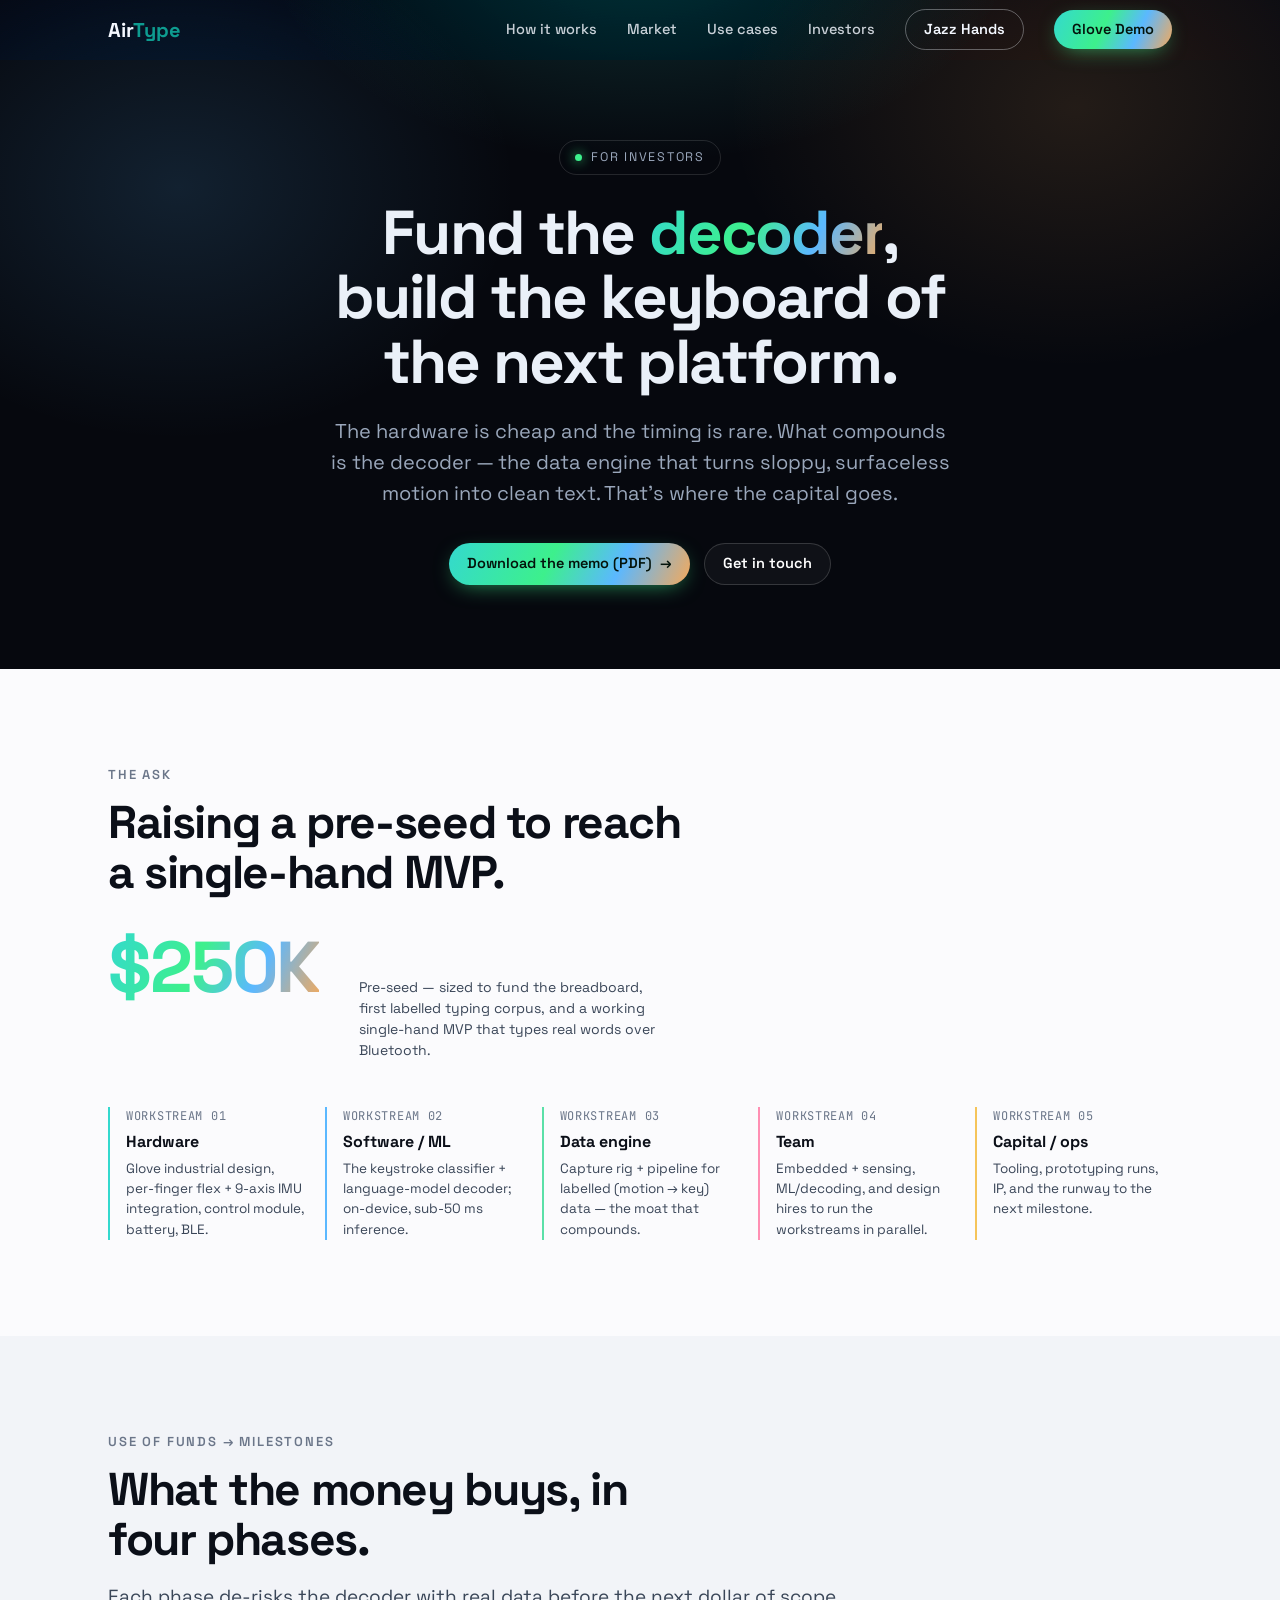
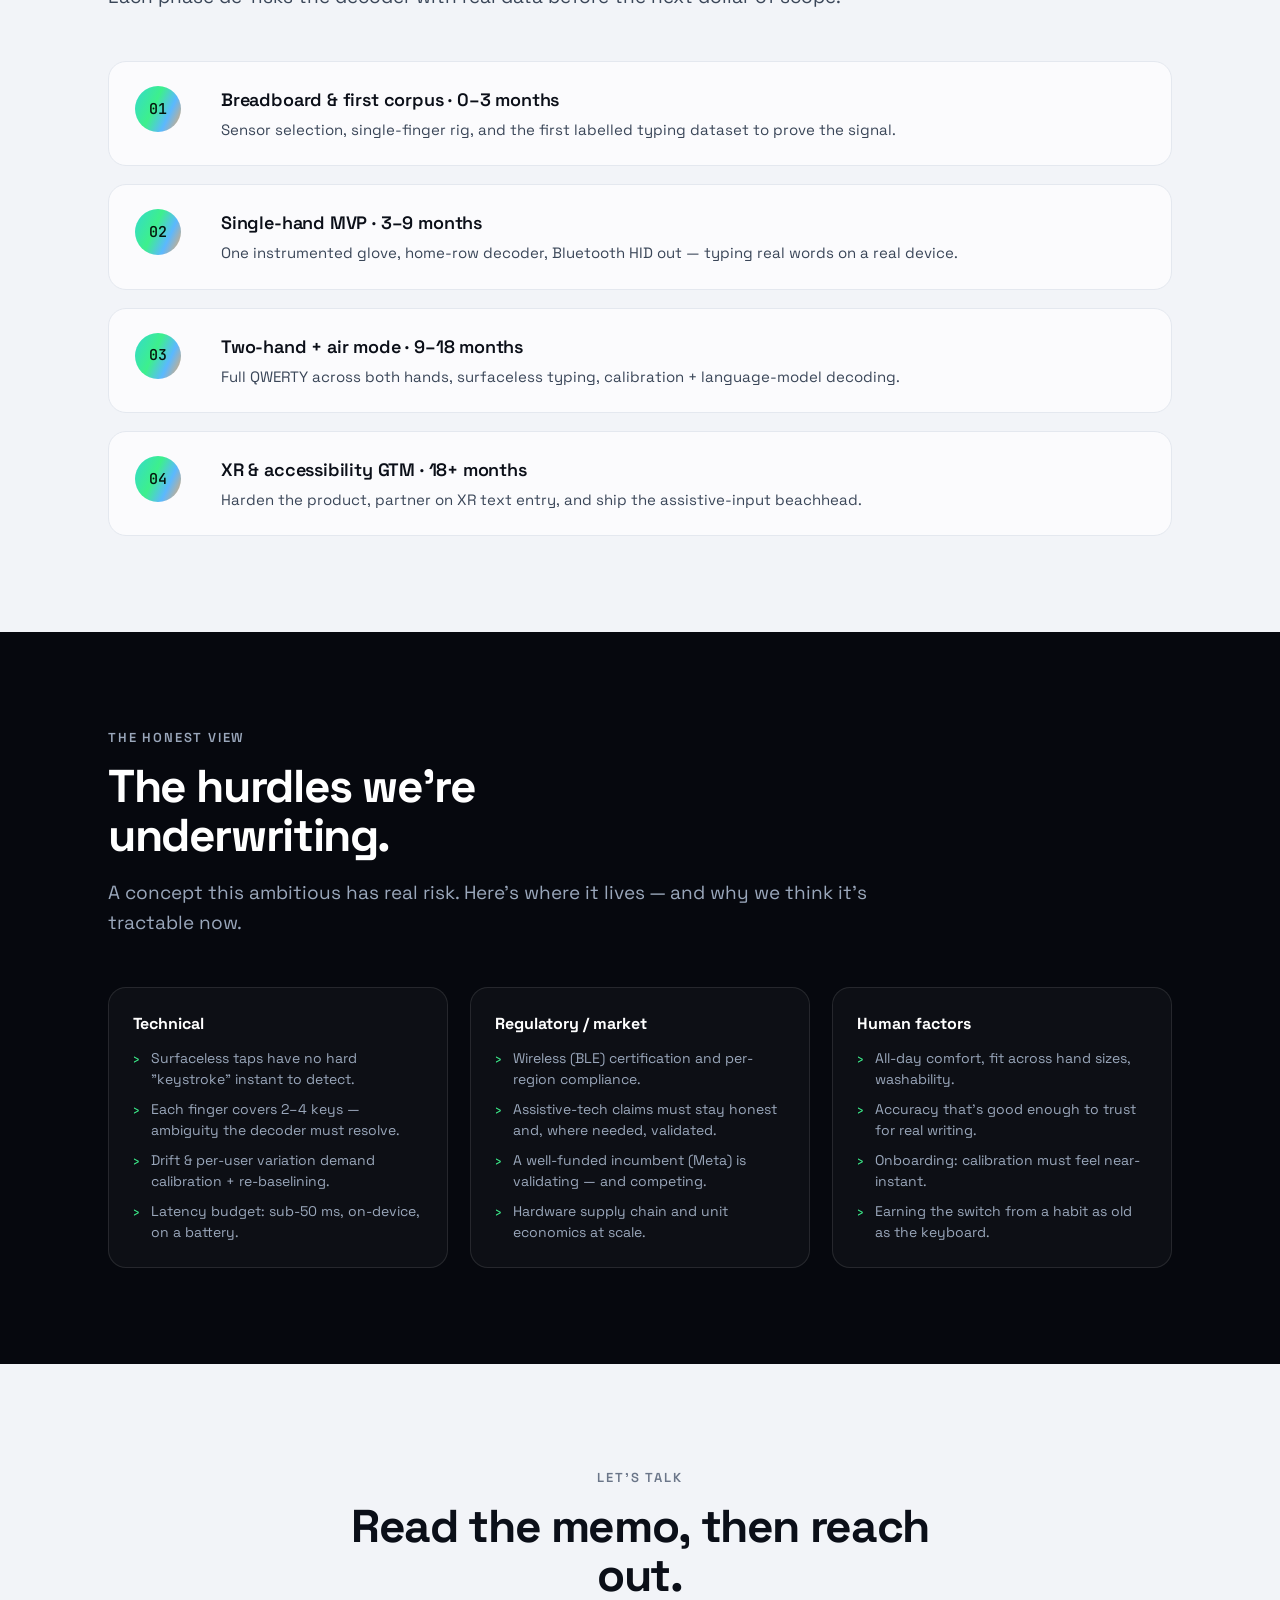
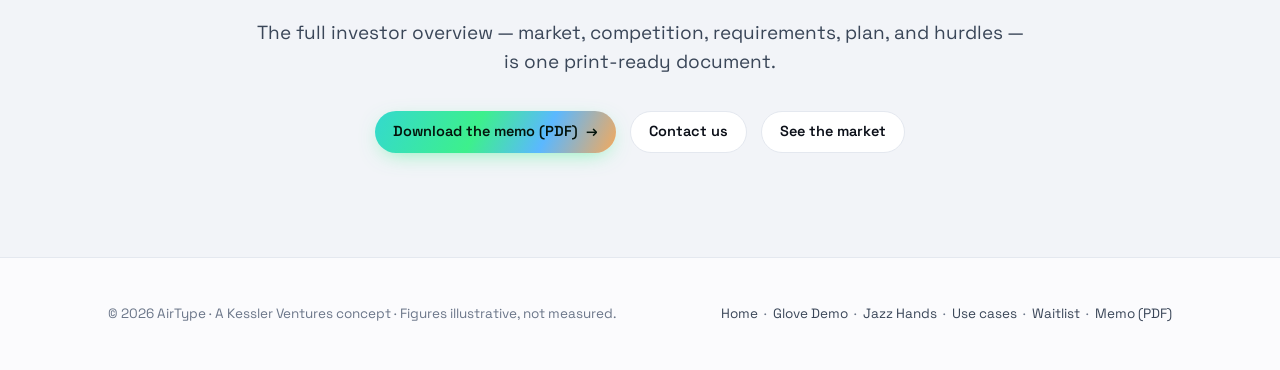
<file: investors.html>
<!DOCTYPE html>
<html lang="en">
<head>
<meta charset="UTF-8">
<meta name="viewport" content="width=device-width, initial-scale=1">
<title>AirType — Investors · The ask</title>
<meta name="description" content="AirType for investors: the ask, use of funds across five workstreams, roadmap, the honest hurdles, and how to get in touch. Download the full investor memo.">
<link rel="preconnect" href="https://fonts.googleapis.com">
<link rel="preconnect" href="https://fonts.gstatic.com" crossorigin>
<link href="https://fonts.googleapis.com/css2?family=Space+Grotesk:wght@400;500;600;700&family=JetBrains+Mono:wght@400;500&display=swap" rel="stylesheet">
<link rel="stylesheet" href="site.css">
</head>
<body>

<nav id="nav"><div class="wrap">
  <a href="/" class="logo">Air<b>Type</b></a>
  <div class="navlinks">
    <a class="nl" href="/#how">How it works</a>
    <a class="nl" href="/#market">Market</a>
    <a class="nl" href="use-cases.html">Use cases</a>
    <a class="nl" href="investors.html">Investors</a>
    <a class="btn btn-outline" href="jazz-hands.html">Jazz Hands</a>
    <a class="btn btn-primary" href="demo.html">Glove Demo</a>
  </div>
</div></nav>

<header class="subhero">
  <div class="wrap">
    <span class="eyebrow"><span class="pip"></span>For investors</span>
    <h1>Fund the <span class="gradtext">decoder</span>, build the keyboard of the next platform.</h1>
    <p class="sub">The hardware is cheap and the timing is rare. What compounds is the decoder — the data engine that turns sloppy, surfaceless motion into clean text. That's where the capital goes.</p>
    <div class="cta" style="justify-content:center">
      <a class="btn btn-primary" href="overview.html">Download the memo (PDF) &nbsp;→</a>
      <a class="btn btn-ghost" href="waitlist.html">Get in touch</a>
    </div>
  </div>
</header>

<!-- THE ASK -->
<section class="band" id="ask">
  <div class="wrap">
    <div class="reveal">
      <div class="kicker">The ask</div>
      <h2>Raising a pre-seed to reach a single-hand MVP.</h2>
      <div class="raise reveal">
        <div class="big gradtext">$250K</div>
        <div class="note">Pre-seed — sized to fund the breadboard, first labelled typing corpus, and a working single-hand MVP that types real words over Bluetooth.</div>
      </div>
    </div>
    <div class="ask">
      <div class="a reveal" style="border-color:var(--left)"><div class="av">WORKSTREAM 01</div><h3>Hardware</h3><p>Glove industrial design, per-finger flex + 9-axis IMU integration, control module, battery, BLE.</p></div>
      <div class="a reveal" style="border-color:var(--index)"><div class="av">WORKSTREAM 02</div><h3>Software / ML</h3><p>The keystroke classifier + language-model decoder; on-device, sub-50 ms inference.</p></div>
      <div class="a reveal" style="border-color:var(--middle)"><div class="av">WORKSTREAM 03</div><h3>Data engine</h3><p>Capture rig + pipeline for labelled (motion → key) data — the moat that compounds.</p></div>
      <div class="a reveal" style="border-color:var(--ring)"><div class="av">WORKSTREAM 04</div><h3>Team</h3><p>Embedded + sensing, ML/decoding, and design hires to run the workstreams in parallel.</p></div>
      <div class="a reveal" style="border-color:var(--thumb)"><div class="av">WORKSTREAM 05</div><h3>Capital / ops</h3><p>Tooling, prototyping runs, IP, and the runway to the next milestone.</p></div>
    </div>
  </div>
</section>

<!-- ROADMAP -->
<section class="band alt" id="roadmap">
  <div class="wrap">
    <div class="reveal">
      <div class="kicker">Use of funds → milestones</div>
      <h2>What the money buys, in four phases.</h2>
      <p class="lead">Each phase de-risks the decoder with real data before the next dollar of scope.</p>
    </div>
    <div class="steps">
      <div class="step reveal"><div class="sn"></div><div><h3>Breadboard &amp; first corpus · 0–3 months</h3><p>Sensor selection, single-finger rig, and the first labelled typing dataset to prove the signal.</p></div></div>
      <div class="step reveal"><div class="sn"></div><div><h3>Single-hand MVP · 3–9 months</h3><p>One instrumented glove, home-row decoder, Bluetooth HID out — typing real words on a real device.</p></div></div>
      <div class="step reveal"><div class="sn"></div><div><h3>Two-hand + air mode · 9–18 months</h3><p>Full QWERTY across both hands, surfaceless typing, calibration + language-model decoding.</p></div></div>
      <div class="step reveal"><div class="sn"></div><div><h3>XR &amp; accessibility GTM · 18+ months</h3><p>Harden the product, partner on XR text entry, and ship the assistive-input beachhead.</p></div></div>
    </div>
  </div>
</section>

<!-- HURDLES -->
<section class="band dark" id="hurdles">
  <div class="wrap">
    <div class="reveal">
      <div class="kicker">The honest view</div>
      <h2>The hurdles we're underwriting.</h2>
      <p class="lead">A concept this ambitious has real risk. Here's where it lives — and why we think it's tractable now.</p>
    </div>
    <div class="hcols">
      <div class="hcol reveal"><h3>Technical</h3><ul>
        <li>Surfaceless taps have no hard "keystroke" instant to detect.</li>
        <li>Each finger covers 2–4 keys — ambiguity the decoder must resolve.</li>
        <li>Drift &amp; per-user variation demand calibration + re-baselining.</li>
        <li>Latency budget: sub-50 ms, on-device, on a battery.</li>
      </ul></div>
      <div class="hcol reveal"><h3>Regulatory / market</h3><ul>
        <li>Wireless (BLE) certification and per-region compliance.</li>
        <li>Assistive-tech claims must stay honest and, where needed, validated.</li>
        <li>A well-funded incumbent (Meta) is validating — and competing.</li>
        <li>Hardware supply chain and unit economics at scale.</li>
      </ul></div>
      <div class="hcol reveal"><h3>Human factors</h3><ul>
        <li>All-day comfort, fit across hand sizes, washability.</li>
        <li>Accuracy that's good enough to trust for real writing.</li>
        <li>Onboarding: calibration must feel near-instant.</li>
        <li>Earning the switch from a habit as old as the keyboard.</li>
      </ul></div>
    </div>
  </div>
</section>

<!-- CONTACT -->
<section class="band cta-band alt" style="text-align:center;padding:104px 0">
  <div class="wrap reveal">
    <div class="kicker" style="text-align:center">Let's talk</div>
    <h2 style="margin:0 auto">Read the memo, then reach out.</h2>
    <p class="lead" style="margin:18px auto 0">The full investor overview — market, competition, requirements, plan, and hurdles — is one print-ready document.</p>
    <div class="cta" style="justify-content:center">
      <a class="btn btn-primary" href="overview.html">Download the memo (PDF) &nbsp;→</a>
      <a class="btn btn-ghost" href="waitlist.html">Contact us</a>
      <a class="btn btn-ghost" href="/#market">See the market</a>
    </div>
  </div>
</section>

<footer><div class="wrap">
  <span>© 2026 AirType · A Kessler Ventures concept · Figures illustrative, not measured.</span>
  <span><a href="/">Home</a> &nbsp;·&nbsp; <a href="demo.html">Glove Demo</a> &nbsp;·&nbsp; <a href="jazz-hands.html">Jazz Hands</a> &nbsp;·&nbsp; <a href="use-cases.html">Use cases</a> &nbsp;·&nbsp; <a href="waitlist.html">Waitlist</a> &nbsp;·&nbsp; <a href="overview.html">Memo (PDF)</a></span>
</div></footer>

<script>
  const nav=document.getElementById('nav');
  const onScroll=()=>nav.classList.toggle('scrolled',scrollY>12); onScroll(); addEventListener('scroll',onScroll,{passive:true});
  const io=new IntersectionObserver(es=>es.forEach(e=>{if(e.isIntersecting){e.target.classList.add('in');io.unobserve(e.target);}}),{threshold:.12,rootMargin:'0px 0px -8% 0px'});
  document.querySelectorAll('.reveal').forEach(el=>io.observe(el));
</script>
</body>
</html>
</file>
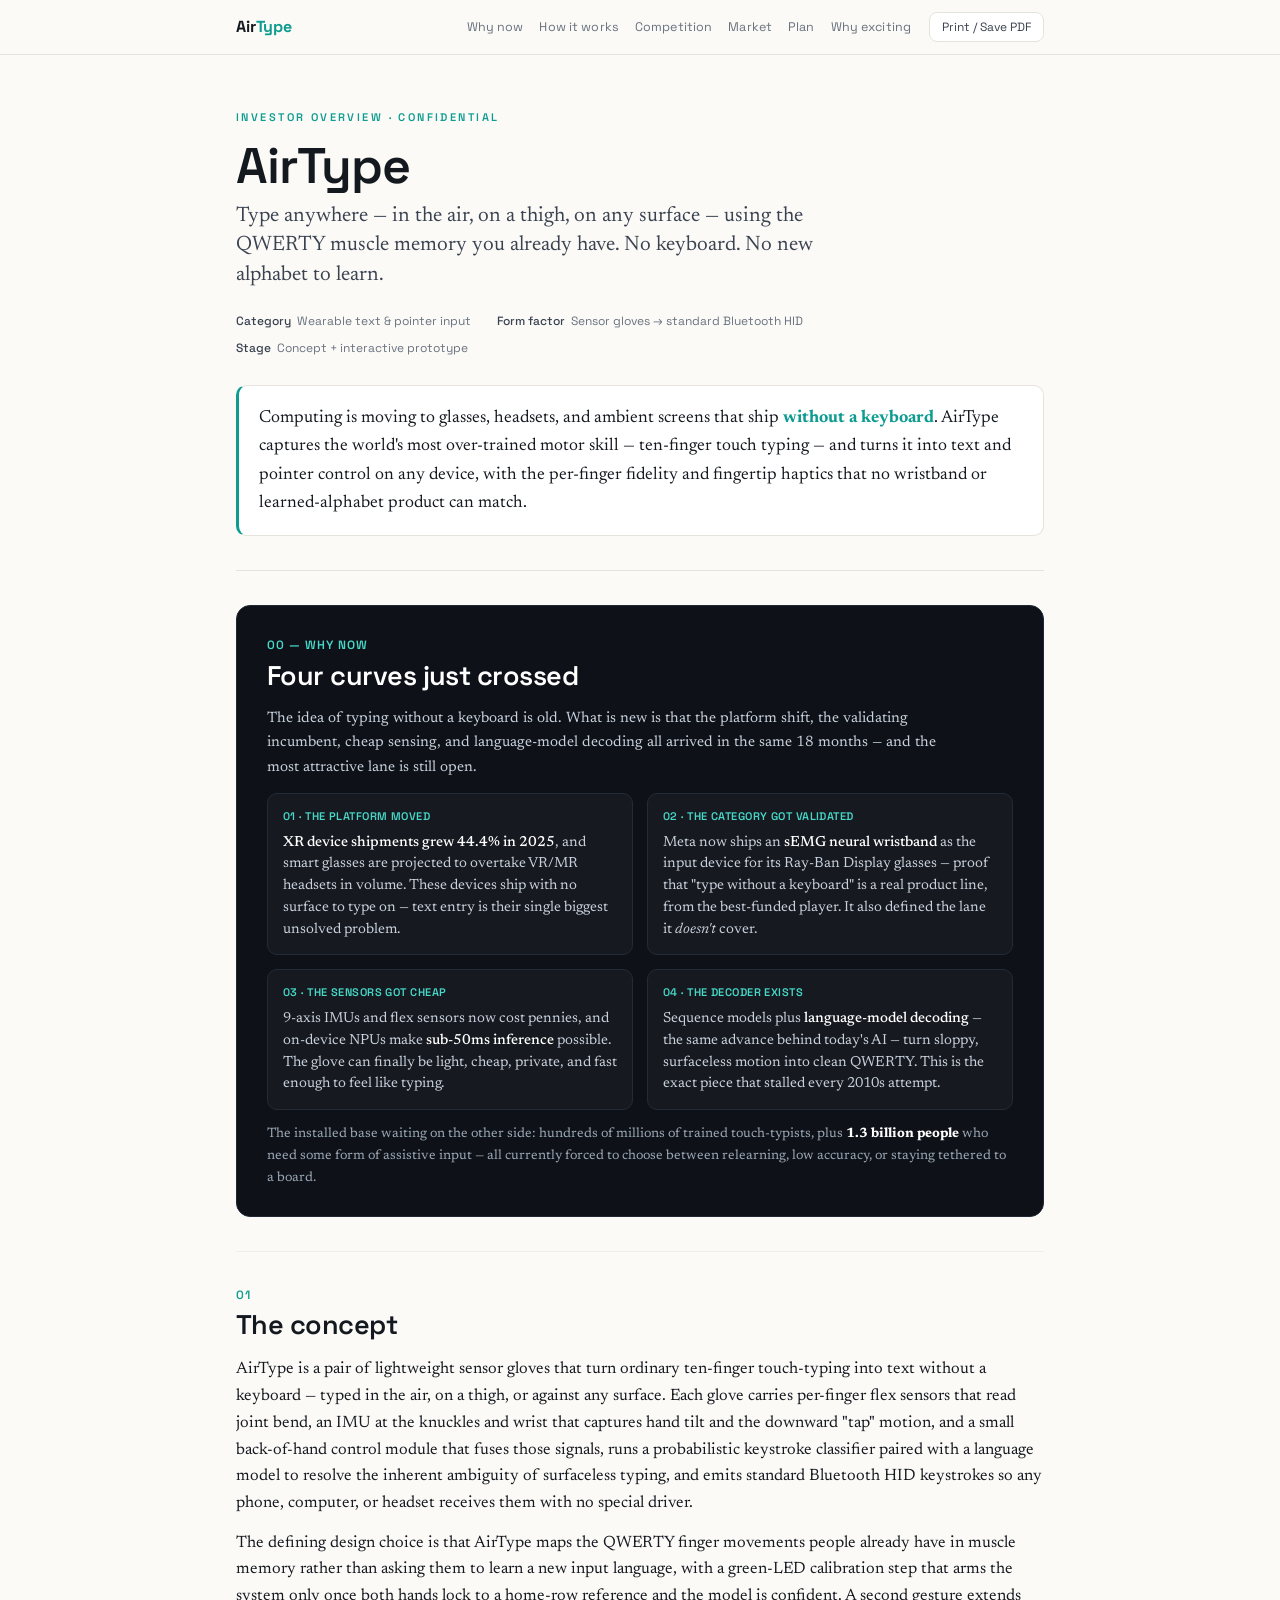
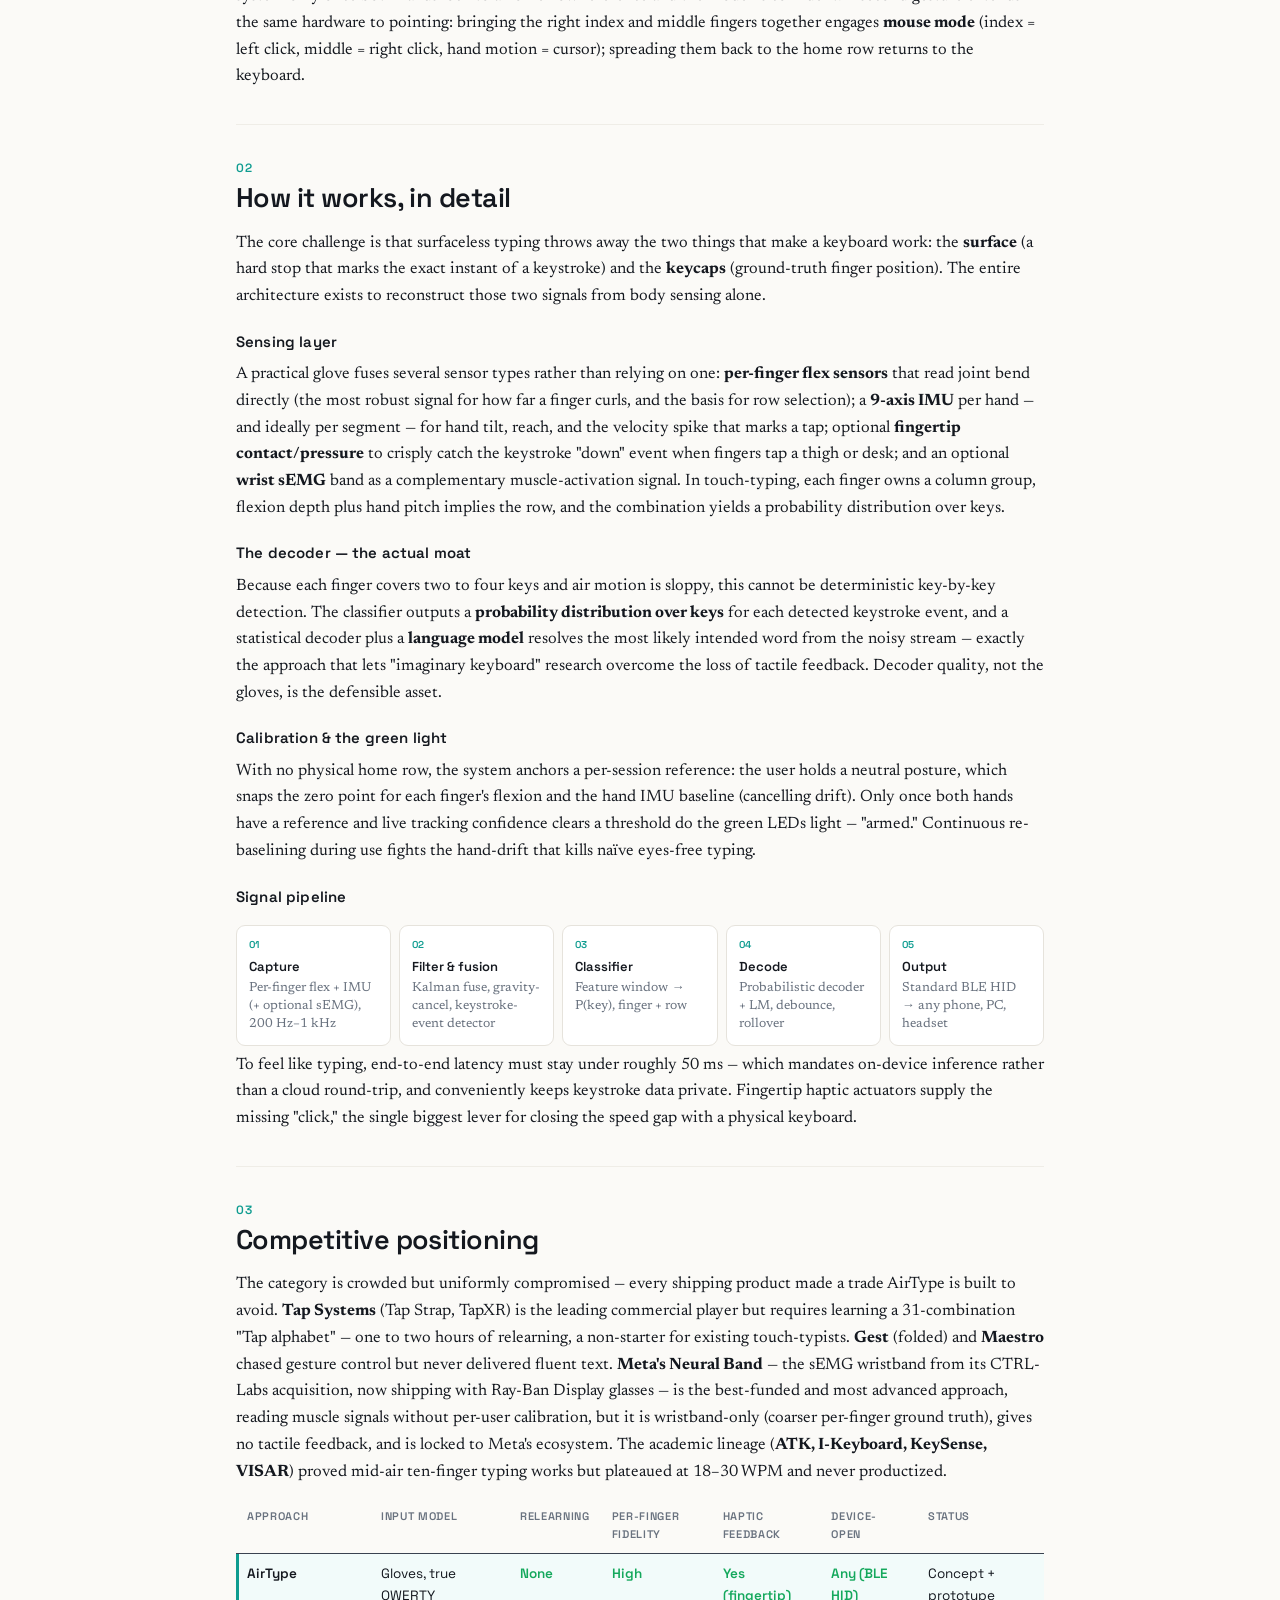
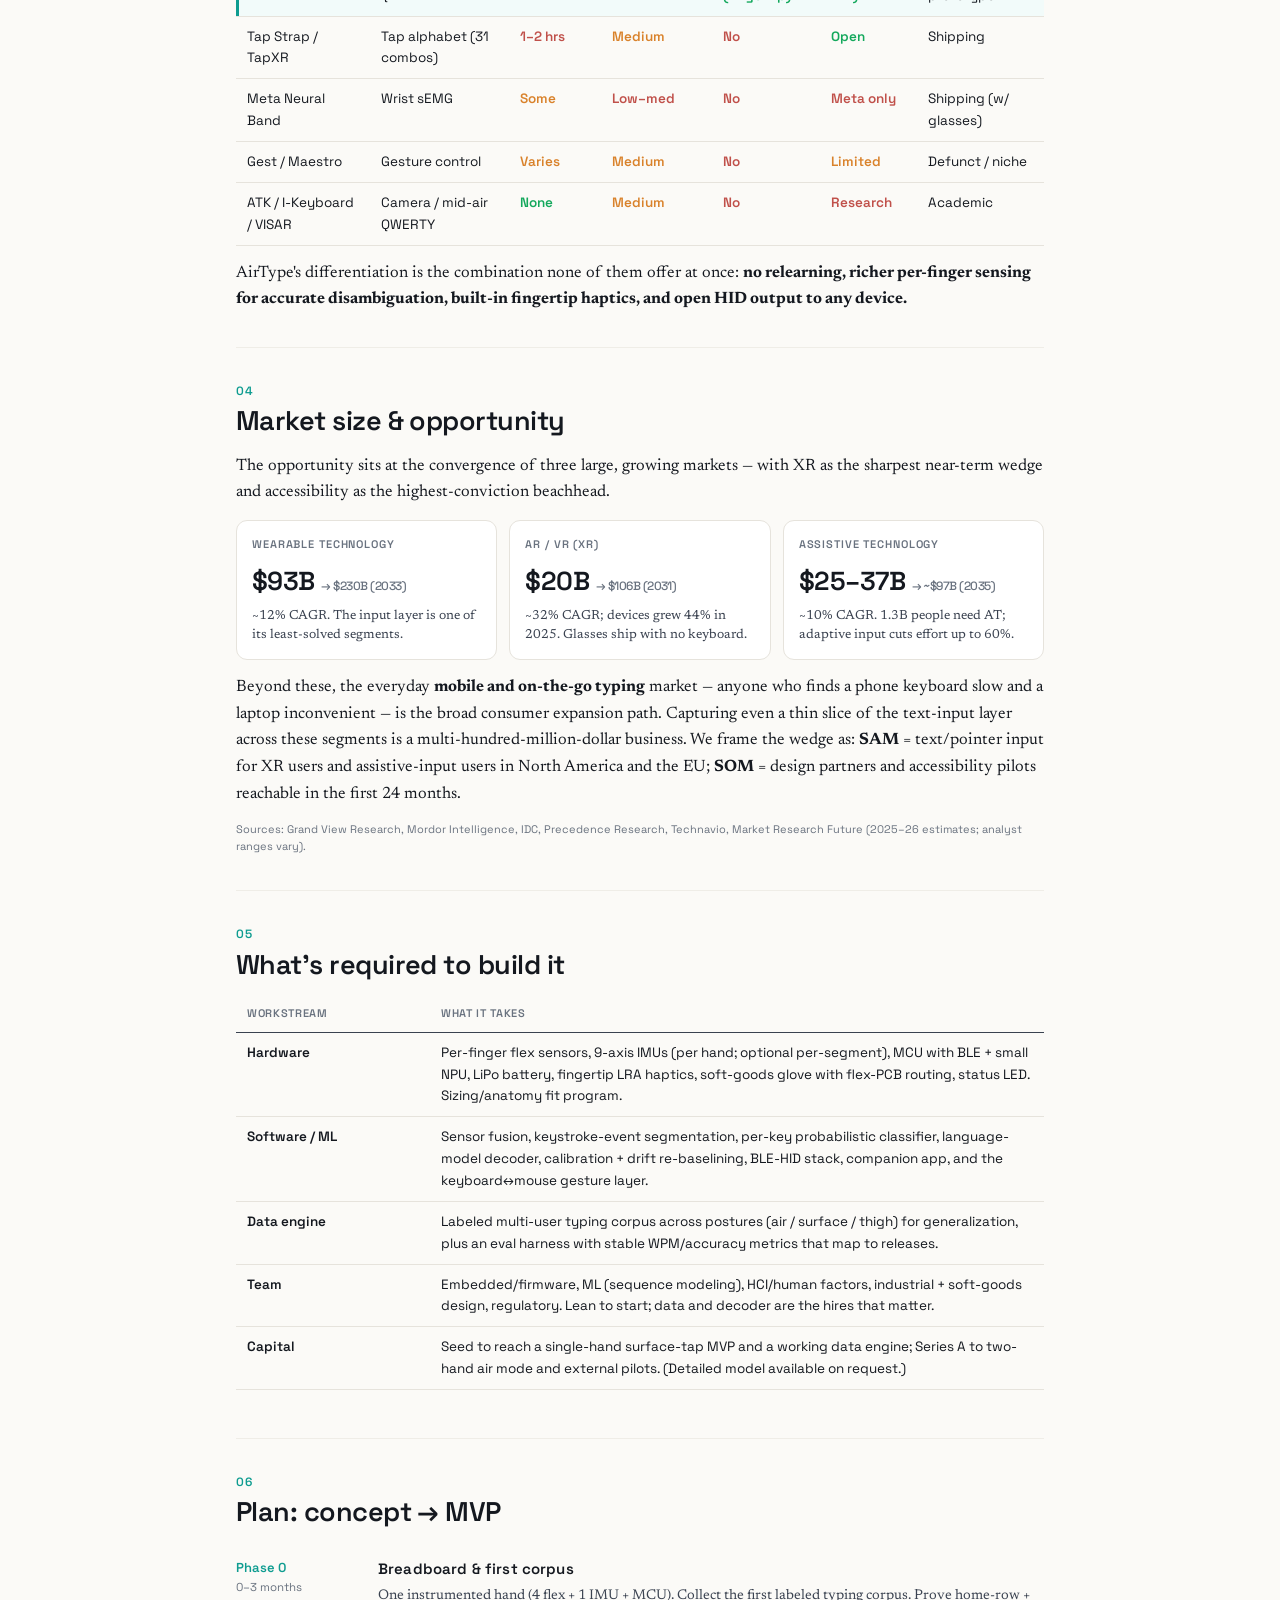
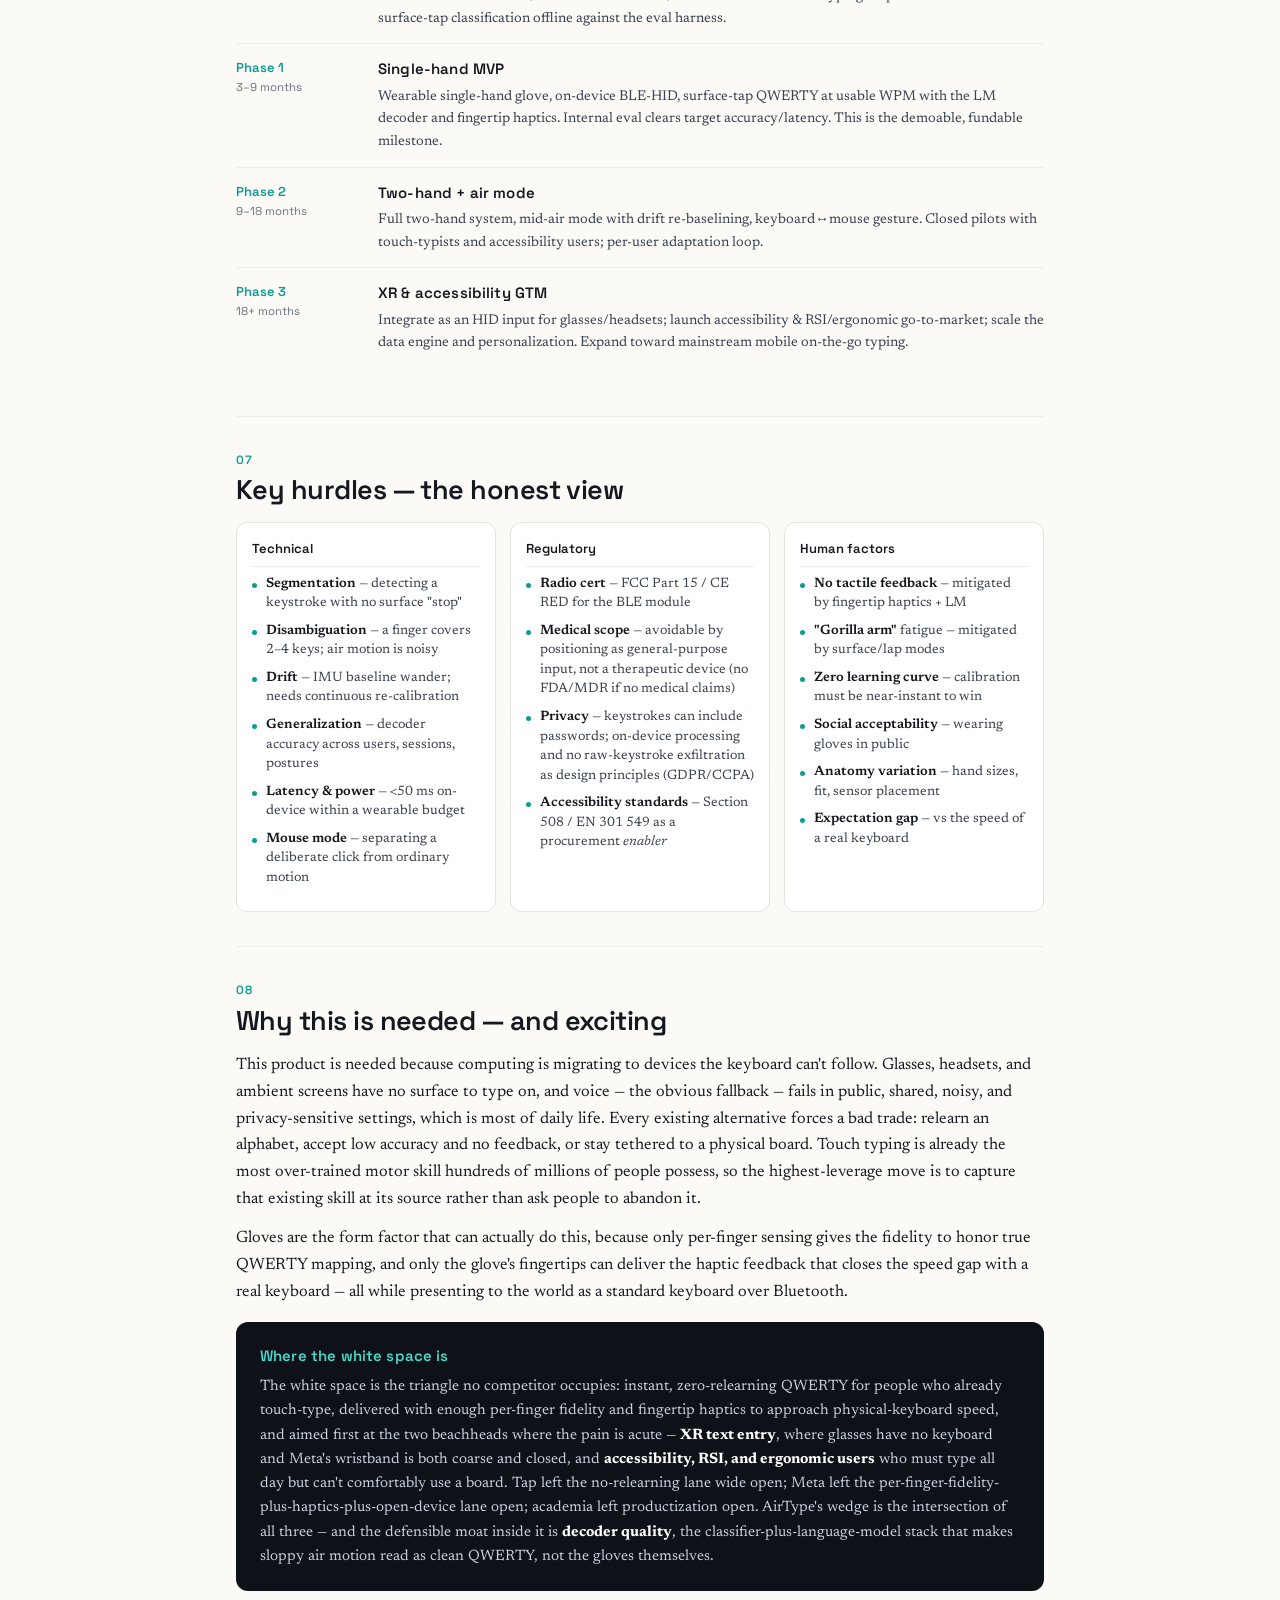
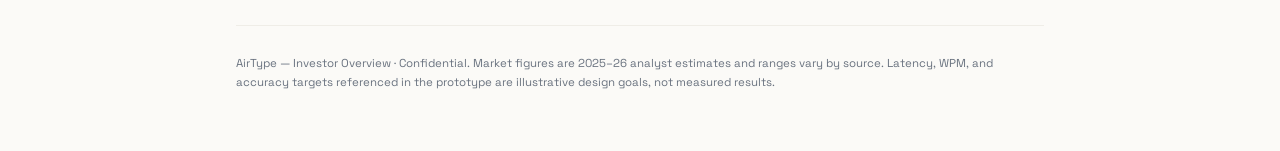
<file: overview.html>
<!DOCTYPE html>
<html lang="en">
<head>
<meta charset="UTF-8"/>
<meta name="viewport" content="width=device-width, initial-scale=1.0"/>
<title>AirType — Investor Overview</title>
<link rel="preconnect" href="https://fonts.googleapis.com">
<link rel="preconnect" href="https://fonts.gstatic.com" crossorigin>
<link href="https://fonts.googleapis.com/css2?family=Space+Grotesk:wght@400;500;600;700&family=Newsreader:opsz,wght@6..72,400;6..72,500;6..72,600&display=swap" rel="stylesheet">
<style>
  :root{
    --paper:#FBFAF7; --page:#FFFFFF; --ink:#14181F; --soft:#3A4250; --muted:#69727F;
    --line:#E6E3DC; --line2:#EFEDE7; --accent:#0E9C90; --accent2:#D9822B; --green:#14A85C;
    --pinky:#7B6BE6; --ring:#E0578A; --middle:#1FA877; --index:#2E86D9; --thumb:#D99A1F;
  }
  *{box-sizing:border-box;margin:0;padding:0}
  html{scroll-behavior:smooth}
  body{background:var(--paper);color:var(--ink);font-family:"Newsreader",Georgia,serif;font-size:16.5px;line-height:1.62;-webkit-font-smoothing:antialiased}
  .disp{font-family:"Space Grotesk",system-ui,sans-serif}
  .wrap{max-width:860px;margin:0 auto;padding:0 26px}

  /* nav */
  nav{position:sticky;top:0;z-index:20;background:rgba(251,250,247,.9);backdrop-filter:blur(8px);border-bottom:1px solid var(--line)}
  nav .wrap{display:flex;align-items:center;gap:18px;height:54px}
  nav .logo{font-family:"Space Grotesk";font-weight:700;font-size:16px;letter-spacing:-.01em}
  nav .logo b{color:var(--accent)}
  nav .links{margin-left:auto;display:flex;gap:16px}
  nav a{font-family:"Space Grotesk";font-size:12.5px;color:var(--muted);text-decoration:none;letter-spacing:.01em}
  nav a:hover{color:var(--ink)}
  .printbtn{font-family:"Space Grotesk";font-size:12px;border:1px solid var(--line);background:#fff;color:var(--soft);
    padding:6px 12px;border-radius:8px;cursor:pointer}
  .printbtn:hover{border-color:var(--accent);color:var(--accent)}

  /* cover */
  .cover{padding:54px 0 34px;border-bottom:1px solid var(--line)}
  .kicker{font-family:"Space Grotesk";font-size:11px;letter-spacing:.22em;text-transform:uppercase;color:var(--accent);font-weight:600}
  h1.title{font-family:"Space Grotesk";font-weight:600;font-size:50px;line-height:1.02;letter-spacing:-.025em;margin:14px 0 10px}
  .tag{font-size:21px;color:var(--soft);max-width:640px;line-height:1.4}
  .meta{margin-top:22px;display:flex;flex-wrap:wrap;gap:8px 26px;font-family:"Space Grotesk";font-size:12px;color:var(--muted)}
  .meta b{color:var(--soft);font-weight:500}
  .thesis{margin-top:26px;padding:18px 20px;background:#fff;border:1px solid var(--line);border-left:3px solid var(--accent);border-radius:10px;font-size:17.5px}
  .thesis b{color:var(--accent)}

  section{padding:34px 0;border-bottom:1px solid var(--line2)}
  .snum{font-family:"Space Grotesk";font-size:12px;font-weight:600;color:var(--accent);letter-spacing:.08em}
  h2{font-family:"Space Grotesk";font-weight:600;font-size:27px;letter-spacing:-.02em;margin:5px 0 16px;line-height:1.12}
  h3{font-family:"Space Grotesk";font-weight:600;font-size:15px;letter-spacing:.01em;margin:20px 0 7px;color:var(--ink)}
  p{margin:0 0 13px}
  p:last-child{margin-bottom:0}
  a.inline{color:var(--accent);text-decoration:none;border-bottom:1px solid rgba(14,156,144,.3)}

  /* why now */
  .whynow{background:#0E1218;color:#E9EEF4;border-radius:14px;padding:30px 30px 26px;border:1px solid #1f2733}
  .whynow .snum{color:#46d8c8}
  .whynow h2{color:#fff}
  .wn-grid{display:grid;grid-template-columns:1fr 1fr;gap:14px;margin-top:8px}
  .wn{background:rgba(255,255,255,.03);border:1px solid #222b38;border-radius:10px;padding:14px 15px}
  .wn .n{font-family:"Space Grotesk";font-size:11px;color:#46d8c8;font-weight:600;letter-spacing:.04em}
  .wn p{font-size:14.5px;line-height:1.5;color:#C7D0DC;margin:6px 0 0}
  .wn b{color:#fff;font-weight:500}

  /* pillars / how it works */
  .pipeline{display:flex;flex-wrap:wrap;gap:8px;margin:16px 0 6px}
  .pstage{flex:1;min-width:140px;border:1px solid var(--line);border-radius:9px;padding:11px 12px;background:#fff}
  .pstage .pn{font-family:"Space Grotesk";font-size:10px;color:var(--accent);font-weight:600}
  .pstage .ph{font-family:"Space Grotesk";font-size:13px;font-weight:600;margin:3px 0 2px}
  .pstage .pd{font-size:13px;color:var(--muted);line-height:1.4}

  /* tables */
  table{width:100%;border-collapse:collapse;margin:14px 0;font-size:13.5px}
  th,td{text-align:left;padding:9px 11px;border-bottom:1px solid var(--line);vertical-align:top;font-family:"Space Grotesk"}
  th{font-size:11px;text-transform:uppercase;letter-spacing:.06em;color:var(--muted);font-weight:600;border-bottom:1.5px solid var(--soft)}
  td b{font-weight:600}
  tr.us td{background:#F2FBFA}
  tr.us td:first-child{box-shadow:inset 3px 0 0 var(--accent)}
  .yes{color:var(--green);font-weight:600}
  .no{color:#C0504A;font-weight:600}
  .mid{color:var(--accent2);font-weight:600}

  /* market cards */
  .mkt{display:grid;grid-template-columns:repeat(3,1fr);gap:12px;margin:14px 0}
  .mcard{border:1px solid var(--line);border-radius:11px;padding:15px;background:#fff}
  .mcard .ml{font-family:"Space Grotesk";font-size:11px;letter-spacing:.08em;text-transform:uppercase;color:var(--muted);font-weight:600}
  .mcard .mv{font-family:"Space Grotesk";font-size:26px;font-weight:600;margin:6px 0 2px;letter-spacing:-.02em}
  .mcard .mv .yr{font-size:12px;color:var(--muted);font-weight:500}
  .mcard .md{font-size:13px;color:var(--soft);line-height:1.42;margin-top:5px}

  /* roadmap */
  .road{margin:14px 0}
  .phase{display:grid;grid-template-columns:128px 1fr;gap:14px;padding:13px 0;border-top:1px solid var(--line2)}
  .phase:first-child{border-top:none}
  .phase .pl{font-family:"Space Grotesk"}
  .phase .pl .pp{font-size:13px;font-weight:600;color:var(--accent)}
  .phase .pl .pt{font-size:11.5px;color:var(--muted)}
  .phase .pr h3{margin:0 0 4px}
  .phase .pr p{font-size:14px;color:var(--soft);margin:0}

  /* hurdles 3-col */
  .hcols{display:grid;grid-template-columns:repeat(3,1fr);gap:14px;margin-top:6px}
  .hcol{border:1px solid var(--line);border-radius:11px;padding:15px;background:#fff}
  .hcol .ht{font-family:"Space Grotesk";font-size:13px;font-weight:600;margin-bottom:8px;padding-bottom:7px;border-bottom:1px solid var(--line2)}
  .hcol ul{list-style:none;font-size:13.5px;line-height:1.45}
  .hcol li{padding-left:14px;position:relative;margin-bottom:8px;color:var(--soft)}
  .hcol li:before{content:"";position:absolute;left:0;top:8px;width:5px;height:5px;border-radius:50%;background:var(--accent)}
  .hcol li b{color:var(--ink);font-weight:600}

  .callout{background:#fff;border:1px solid var(--line);border-left:3px solid var(--accent2);border-radius:10px;padding:16px 18px;margin:14px 0;font-size:16px}
  .ws{background:#0E1218;color:#E9EEF4;border-radius:12px;padding:22px 24px;margin-top:16px}
  .ws h3{color:#46d8c8;margin-top:0}
  .ws p{color:#C7D0DC;font-size:15px}
  .ws b{color:#fff}

  footer{padding:28px 0 60px;color:var(--muted);font-family:"Space Grotesk";font-size:11.5px;line-height:1.6}
  .src{font-size:11px;color:var(--muted);margin-top:8px;font-family:"Space Grotesk"}

  @media (max-width:760px){
    h1.title{font-size:38px} .wn-grid,.mkt,.hcols{grid-template-columns:1fr}
    .phase{grid-template-columns:1fr} nav .links{display:none}
  }
  @media print{
    @page{margin:14mm}
    body{background:#fff;font-size:11pt}
    nav,.printbtn{display:none}
    .wrap{max-width:none;padding:0}
    /* Tight continuous flow — no forced page breaks, so the PDF has no blank gaps.
       Sections flow naturally; only small blocks and headings are protected from
       splitting awkwardly across a page boundary. */
    section{padding:16px 0;border-color:#ddd;break-inside:auto}
    .whynow,.ws{-webkit-print-color-adjust:exact;print-color-adjust:exact}
    h2{font-size:17pt}
    h2,h3{break-after:avoid}
    .wn,.ws,.phase,.mcard,.hcol,.pstage,figure,table,img{break-inside:avoid}
    .cover{padding-top:0;break-after:avoid}
  }
</style>
</head>
<body>
<nav><div class="wrap">
  <span class="logo">Air<b>Type</b></span>
  <div class="links">
    <a href="#why">Why now</a><a href="#how">How it works</a><a href="#comp">Competition</a>
    <a href="#market">Market</a><a href="#plan">Plan</a><a href="#exciting">Why exciting</a>
  </div>
  <button class="printbtn" onclick="window.print()">Print / Save PDF</button>
</div></nav>

<div class="wrap">

  <div class="cover">
    <div class="kicker">Investor Overview · Confidential</div>
    <h1 class="title">AirType</h1>
    <div class="tag">Type anywhere — in the air, on a thigh, on any surface — using the QWERTY muscle memory you already have. No keyboard. No new alphabet to learn.</div>
    <div class="meta">
      <span><b>Category</b> &nbsp;Wearable text & pointer input</span>
      <span><b>Form factor</b> &nbsp;Sensor gloves → standard Bluetooth HID</span>
      <span><b>Stage</b> &nbsp;Concept + interactive prototype</span>
    </div>
    <div class="thesis">
      Computing is moving to glasses, headsets, and ambient screens that ship <b>without a keyboard</b>. AirType captures the world's most over-trained motor skill — ten-finger touch typing — and turns it into text and pointer control on any device, with the per-finger fidelity and fingertip haptics that no wristband or learned-alphabet product can match.
    </div>
  </div>

  <section id="why" class="sec-why">
    <div class="whynow">
      <div class="snum">00 — WHY NOW</div>
      <h2>Four curves just crossed</h2>
      <p style="color:#C7D0DC;font-size:15px;max-width:680px">The idea of typing without a keyboard is old. What is new is that the platform shift, the validating incumbent, cheap sensing, and language-model decoding all arrived in the same 18 months — and the most attractive lane is still open.</p>
      <div class="wn-grid">
        <div class="wn"><div class="n">01 · THE PLATFORM MOVED</div><p><b>XR device shipments grew 44.4% in 2025</b>, and smart glasses are projected to overtake VR/MR headsets in volume. These devices ship with no surface to type on — text entry is their single biggest unsolved problem.</p></div>
        <div class="wn"><div class="n">02 · THE CATEGORY GOT VALIDATED</div><p>Meta now ships an <b>sEMG neural wristband</b> as the input device for its Ray-Ban Display glasses — proof that "type without a keyboard" is a real product line, from the best-funded player. It also defined the lane it <i>doesn't</i> cover.</p></div>
        <div class="wn"><div class="n">03 · THE SENSORS GOT CHEAP</div><p>9-axis IMUs and flex sensors now cost pennies, and on-device NPUs make <b>sub-50ms inference</b> possible. The glove can finally be light, cheap, private, and fast enough to feel like typing.</p></div>
        <div class="wn"><div class="n">04 · THE DECODER EXISTS</div><p>Sequence models plus <b>language-model decoding</b> — the same advance behind today's AI — turn sloppy, surfaceless motion into clean QWERTY. This is the exact piece that stalled every 2010s attempt.</p></div>
      </div>
      <p style="color:#9aa6b4;font-size:13.5px;margin-top:14px">The installed base waiting on the other side: hundreds of millions of trained touch-typists, plus <b style="color:#fff">1.3 billion people</b> who need some form of assistive input — all currently forced to choose between relearning, low accuracy, or staying tethered to a board.</p>
    </div>
  </section>

  <section id="concept">
    <div class="snum">01</div><h2>The concept</h2>
    <p>AirType is a pair of lightweight sensor gloves that turn ordinary ten-finger touch-typing into text without a keyboard — typed in the air, on a thigh, or against any surface. Each glove carries per-finger flex sensors that read joint bend, an IMU at the knuckles and wrist that captures hand tilt and the downward "tap" motion, and a small back-of-hand control module that fuses those signals, runs a probabilistic keystroke classifier paired with a language model to resolve the inherent ambiguity of surfaceless typing, and emits standard Bluetooth HID keystrokes so any phone, computer, or headset receives them with no special driver.</p>
    <p>The defining design choice is that AirType maps the QWERTY finger movements people already have in muscle memory rather than asking them to learn a new input language, with a green-LED calibration step that arms the system only once both hands lock to a home-row reference and the model is confident. A second gesture extends the same hardware to pointing: bringing the right index and middle fingers together engages <b>mouse mode</b> (index = left click, middle = right click, hand motion = cursor); spreading them back to the home row returns to the keyboard.</p>
  </section>

  <section id="how" class="sec-how">
    <div class="snum">02</div><h2>How it works, in detail</h2>
    <p>The core challenge is that surfaceless typing throws away the two things that make a keyboard work: the <b>surface</b> (a hard stop that marks the exact instant of a keystroke) and the <b>keycaps</b> (ground-truth finger position). The entire architecture exists to reconstruct those two signals from body sensing alone.</p>

    <h3>Sensing layer</h3>
    <p>A practical glove fuses several sensor types rather than relying on one: <b>per-finger flex sensors</b> that read joint bend directly (the most robust signal for how far a finger curls, and the basis for row selection); a <b>9-axis IMU</b> per hand — and ideally per segment — for hand tilt, reach, and the velocity spike that marks a tap; optional <b>fingertip contact/pressure</b> to crisply catch the keystroke "down" event when fingers tap a thigh or desk; and an optional <b>wrist sEMG</b> band as a complementary muscle-activation signal. In touch-typing, each finger owns a column group, flexion depth plus hand pitch implies the row, and the combination yields a probability distribution over keys.</p>

    <h3>The decoder — the actual moat</h3>
    <p>Because each finger covers two to four keys and air motion is sloppy, this cannot be deterministic key-by-key detection. The classifier outputs a <b>probability distribution over keys</b> for each detected keystroke event, and a statistical decoder plus a <b>language model</b> resolves the most likely intended word from the noisy stream — exactly the approach that lets "imaginary keyboard" research overcome the loss of tactile feedback. Decoder quality, not the gloves, is the defensible asset.</p>

    <h3>Calibration & the green light</h3>
    <p>With no physical home row, the system anchors a per-session reference: the user holds a neutral posture, which snaps the zero point for each finger's flexion and the hand IMU baseline (cancelling drift). Only once both hands have a reference and live tracking confidence clears a threshold do the green LEDs light — "armed." Continuous re-baselining during use fights the hand-drift that kills naïve eyes-free typing.</p>

    <h3>Signal pipeline</h3>
    <div class="pipeline">
      <div class="pstage"><div class="pn">01</div><div class="ph">Capture</div><div class="pd">Per-finger flex + IMU (+ optional sEMG), 200 Hz–1 kHz</div></div>
      <div class="pstage"><div class="pn">02</div><div class="ph">Filter & fusion</div><div class="pd">Kalman fuse, gravity-cancel, keystroke-event detector</div></div>
      <div class="pstage"><div class="pn">03</div><div class="ph">Classifier</div><div class="pd">Feature window → P(key), finger + row</div></div>
      <div class="pstage"><div class="pn">04</div><div class="ph">Decode</div><div class="pd">Probabilistic decoder + LM, debounce, rollover</div></div>
      <div class="pstage"><div class="pn">05</div><div class="ph">Output</div><div class="pd">Standard BLE HID → any phone, PC, headset</div></div>
    </div>
    <p>To feel like typing, end-to-end latency must stay under roughly 50 ms — which mandates on-device inference rather than a cloud round-trip, and conveniently keeps keystroke data private. Fingertip haptic actuators supply the missing "click," the single biggest lever for closing the speed gap with a physical keyboard.</p>
  </section>

  <section id="comp" class="sec-comp">
    <div class="snum">03</div><h2>Competitive positioning</h2>
    <p>The category is crowded but uniformly compromised — every shipping product made a trade AirType is built to avoid. <b>Tap Systems</b> (Tap Strap, TapXR) is the leading commercial player but requires learning a 31-combination "Tap alphabet" — one to two hours of relearning, a non-starter for existing touch-typists. <b>Gest</b> (folded) and <b>Maestro</b> chased gesture control but never delivered fluent text. <b>Meta's Neural Band</b> — the sEMG wristband from its CTRL-Labs acquisition, now shipping with Ray-Ban Display glasses — is the best-funded and most advanced approach, reading muscle signals without per-user calibration, but it is wristband-only (coarser per-finger ground truth), gives no tactile feedback, and is locked to Meta's ecosystem. The academic lineage (<b>ATK, I-Keyboard, KeySense, VISAR</b>) proved mid-air ten-finger typing works but plateaued at 18–30 WPM and never productized.</p>
    <table>
      <thead><tr><th>Approach</th><th>Input model</th><th>Relearning</th><th>Per-finger fidelity</th><th>Haptic feedback</th><th>Device-open</th><th>Status</th></tr></thead>
      <tbody>
        <tr class="us"><td><b>AirType</b></td><td>Gloves, true QWERTY</td><td class="yes">None</td><td class="yes">High</td><td class="yes">Yes (fingertip)</td><td class="yes">Any (BLE HID)</td><td>Concept + prototype</td></tr>
        <tr><td>Tap Strap / TapXR</td><td>Tap alphabet (31 combos)</td><td class="no">1–2 hrs</td><td class="mid">Medium</td><td class="no">No</td><td class="yes">Open</td><td>Shipping</td></tr>
        <tr><td>Meta Neural Band</td><td>Wrist sEMG</td><td class="mid">Some</td><td class="no">Low–med</td><td class="no">No</td><td class="no">Meta only</td><td>Shipping (w/ glasses)</td></tr>
        <tr><td>Gest / Maestro</td><td>Gesture control</td><td class="mid">Varies</td><td class="mid">Medium</td><td class="no">No</td><td class="mid">Limited</td><td>Defunct / niche</td></tr>
        <tr><td>ATK / I-Keyboard / VISAR</td><td>Camera / mid-air QWERTY</td><td class="yes">None</td><td class="mid">Medium</td><td class="no">No</td><td class="no">Research</td><td>Academic</td></tr>
      </tbody>
    </table>
    <p>AirType's differentiation is the combination none of them offer at once: <b>no relearning, richer per-finger sensing for accurate disambiguation, built-in fingertip haptics, and open HID output to any device.</b></p>
  </section>

  <section id="market" class="sec-market">
    <div class="snum">04</div><h2>Market size & opportunity</h2>
    <p>The opportunity sits at the convergence of three large, growing markets — with XR as the sharpest near-term wedge and accessibility as the highest-conviction beachhead.</p>
    <div class="mkt">
      <div class="mcard"><div class="ml">Wearable technology</div><div class="mv">$93B <span class="yr">→ $230B (2033)</span></div><div class="md">~12% CAGR. The input layer is one of its least-solved segments.</div></div>
      <div class="mcard"><div class="ml">AR / VR (XR)</div><div class="mv">$20B <span class="yr">→ $106B (2031)</span></div><div class="md">~32% CAGR; devices grew 44% in 2025. Glasses ship with no keyboard.</div></div>
      <div class="mcard"><div class="ml">Assistive technology</div><div class="mv">$25–37B <span class="yr">→ ~$97B (2035)</span></div><div class="md">~10% CAGR. 1.3B people need AT; adaptive input cuts effort up to 60%.</div></div>
    </div>
    <p>Beyond these, the everyday <b>mobile and on-the-go typing</b> market — anyone who finds a phone keyboard slow and a laptop inconvenient — is the broad consumer expansion path. Capturing even a thin slice of the text-input layer across these segments is a multi-hundred-million-dollar business. We frame the wedge as: <b>SAM</b> = text/pointer input for XR users and assistive-input users in North America and the EU; <b>SOM</b> = design partners and accessibility pilots reachable in the first 24 months.</p>
    <div class="src">Sources: Grand View Research, Mordor Intelligence, IDC, Precedence Research, Technavio, Market Research Future (2025–26 estimates; analyst ranges vary).</div>
  </section>

  <section id="required">
    <div class="snum">05</div><h2>What's required to build it</h2>
    <table>
      <thead><tr><th style="width:24%">Workstream</th><th>What it takes</th></tr></thead>
      <tbody>
        <tr><td><b>Hardware</b></td><td>Per-finger flex sensors, 9-axis IMUs (per hand; optional per-segment), MCU with BLE + small NPU, LiPo battery, fingertip LRA haptics, soft-goods glove with flex-PCB routing, status LED. Sizing/anatomy fit program.</td></tr>
        <tr><td><b>Software / ML</b></td><td>Sensor fusion, keystroke-event segmentation, per-key probabilistic classifier, language-model decoder, calibration + drift re-baselining, BLE-HID stack, companion app, and the keyboard↔mouse gesture layer.</td></tr>
        <tr><td><b>Data engine</b></td><td>Labeled multi-user typing corpus across postures (air / surface / thigh) for generalization, plus an eval harness with stable WPM/accuracy metrics that map to releases.</td></tr>
        <tr><td><b>Team</b></td><td>Embedded/firmware, ML (sequence modeling), HCI/human factors, industrial + soft-goods design, regulatory. Lean to start; data and decoder are the hires that matter.</td></tr>
        <tr><td><b>Capital</b></td><td>Seed to reach a single-hand surface-tap MVP and a working data engine; Series A to two-hand air mode and external pilots. (Detailed model available on request.)</td></tr>
      </tbody>
    </table>
  </section>

  <section id="plan" class="sec-plan">
    <div class="snum">06</div><h2>Plan: concept → MVP</h2>
    <div class="road">
      <div class="phase"><div class="pl"><div class="pp">Phase 0</div><div class="pt">0–3 months</div></div>
        <div class="pr"><h3>Breadboard & first corpus</h3><p>One instrumented hand (4 flex + 1 IMU + MCU). Collect the first labeled typing corpus. Prove home-row + surface-tap classification offline against the eval harness.</p></div></div>
      <div class="phase"><div class="pl"><div class="pp">Phase 1</div><div class="pt">3–9 months</div></div>
        <div class="pr"><h3>Single-hand MVP</h3><p>Wearable single-hand glove, on-device BLE-HID, surface-tap QWERTY at usable WPM with the LM decoder and fingertip haptics. Internal eval clears target accuracy/latency. This is the demoable, fundable milestone.</p></div></div>
      <div class="phase"><div class="pl"><div class="pp">Phase 2</div><div class="pt">9–18 months</div></div>
        <div class="pr"><h3>Two-hand + air mode</h3><p>Full two-hand system, mid-air mode with drift re-baselining, keyboard↔mouse gesture. Closed pilots with touch-typists and accessibility users; per-user adaptation loop.</p></div></div>
      <div class="phase"><div class="pl"><div class="pp">Phase 3</div><div class="pt">18+ months</div></div>
        <div class="pr"><h3>XR & accessibility GTM</h3><p>Integrate as an HID input for glasses/headsets; launch accessibility & RSI/ergonomic go-to-market; scale the data engine and personalization. Expand toward mainstream mobile on-the-go typing.</p></div></div>
    </div>
  </section>

  <section id="hurdles" class="sec-hurdles">
    <div class="snum">07</div><h2>Key hurdles — the honest view</h2>
    <div class="hcols">
      <div class="hcol"><div class="ht">Technical</div><ul>
        <li><b>Segmentation</b> — detecting a keystroke with no surface "stop"</li>
        <li><b>Disambiguation</b> — a finger covers 2–4 keys; air motion is noisy</li>
        <li><b>Drift</b> — IMU baseline wander; needs continuous re-calibration</li>
        <li><b>Generalization</b> — decoder accuracy across users, sessions, postures</li>
        <li><b>Latency & power</b> — &lt;50 ms on-device within a wearable budget</li>
        <li><b>Mouse mode</b> — separating a deliberate click from ordinary motion</li>
      </ul></div>
      <div class="hcol"><div class="ht">Regulatory</div><ul>
        <li><b>Radio cert</b> — FCC Part 15 / CE RED for the BLE module</li>
        <li><b>Medical scope</b> — avoidable by positioning as general-purpose input, not a therapeutic device (no FDA/MDR if no medical claims)</li>
        <li><b>Privacy</b> — keystrokes can include passwords; on-device processing and no raw-keystroke exfiltration as design principles (GDPR/CCPA)</li>
        <li><b>Accessibility standards</b> — Section 508 / EN 301 549 as a procurement <i>enabler</i></li>
      </ul></div>
      <div class="hcol"><div class="ht">Human factors</div><ul>
        <li><b>No tactile feedback</b> — mitigated by fingertip haptics + LM</li>
        <li><b>"Gorilla arm"</b> fatigue — mitigated by surface/lap modes</li>
        <li><b>Zero learning curve</b> — calibration must be near-instant to win</li>
        <li><b>Social acceptability</b> — wearing gloves in public</li>
        <li><b>Anatomy variation</b> — hand sizes, fit, sensor placement</li>
        <li><b>Expectation gap</b> — vs the speed of a real keyboard</li>
      </ul></div>
    </div>
  </section>

  <section id="exciting">
    <div class="snum">08</div><h2>Why this is needed — and exciting</h2>
    <p>This product is needed because computing is migrating to devices the keyboard can't follow. Glasses, headsets, and ambient screens have no surface to type on, and voice — the obvious fallback — fails in public, shared, noisy, and privacy-sensitive settings, which is most of daily life. Every existing alternative forces a bad trade: relearn an alphabet, accept low accuracy and no feedback, or stay tethered to a physical board. Touch typing is already the most over-trained motor skill hundreds of millions of people possess, so the highest-leverage move is to capture that existing skill at its source rather than ask people to abandon it.</p>
    <p>Gloves are the form factor that can actually do this, because only per-finger sensing gives the fidelity to honor true QWERTY mapping, and only the glove's fingertips can deliver the haptic feedback that closes the speed gap with a real keyboard — all while presenting to the world as a standard keyboard over Bluetooth.</p>
    <div class="ws">
      <h3>Where the white space is</h3>
      <p>The white space is the triangle no competitor occupies: instant, zero-relearning QWERTY for people who already touch-type, delivered with enough per-finger fidelity and fingertip haptics to approach physical-keyboard speed, and aimed first at the two beachheads where the pain is acute — <b>XR text entry</b>, where glasses have no keyboard and Meta's wristband is both coarse and closed, and <b>accessibility, RSI, and ergonomic users</b> who must type all day but can't comfortably use a board. Tap left the no-relearning lane wide open; Meta left the per-finger-fidelity-plus-haptics-plus-open-device lane open; academia left productization open. AirType's wedge is the intersection of all three — and the defensible moat inside it is <b>decoder quality</b>, the classifier-plus-language-model stack that makes sloppy air motion read as clean QWERTY, not the gloves themselves.</p>
    </div>
  </section>

  <footer>
    AirType — Investor Overview · Confidential. Market figures are 2025–26 analyst estimates and ranges vary by source. Latency, WPM, and accuracy targets referenced in the prototype are illustrative design goals, not measured results.
  </footer>
</div>
</body>
</html>
</file>
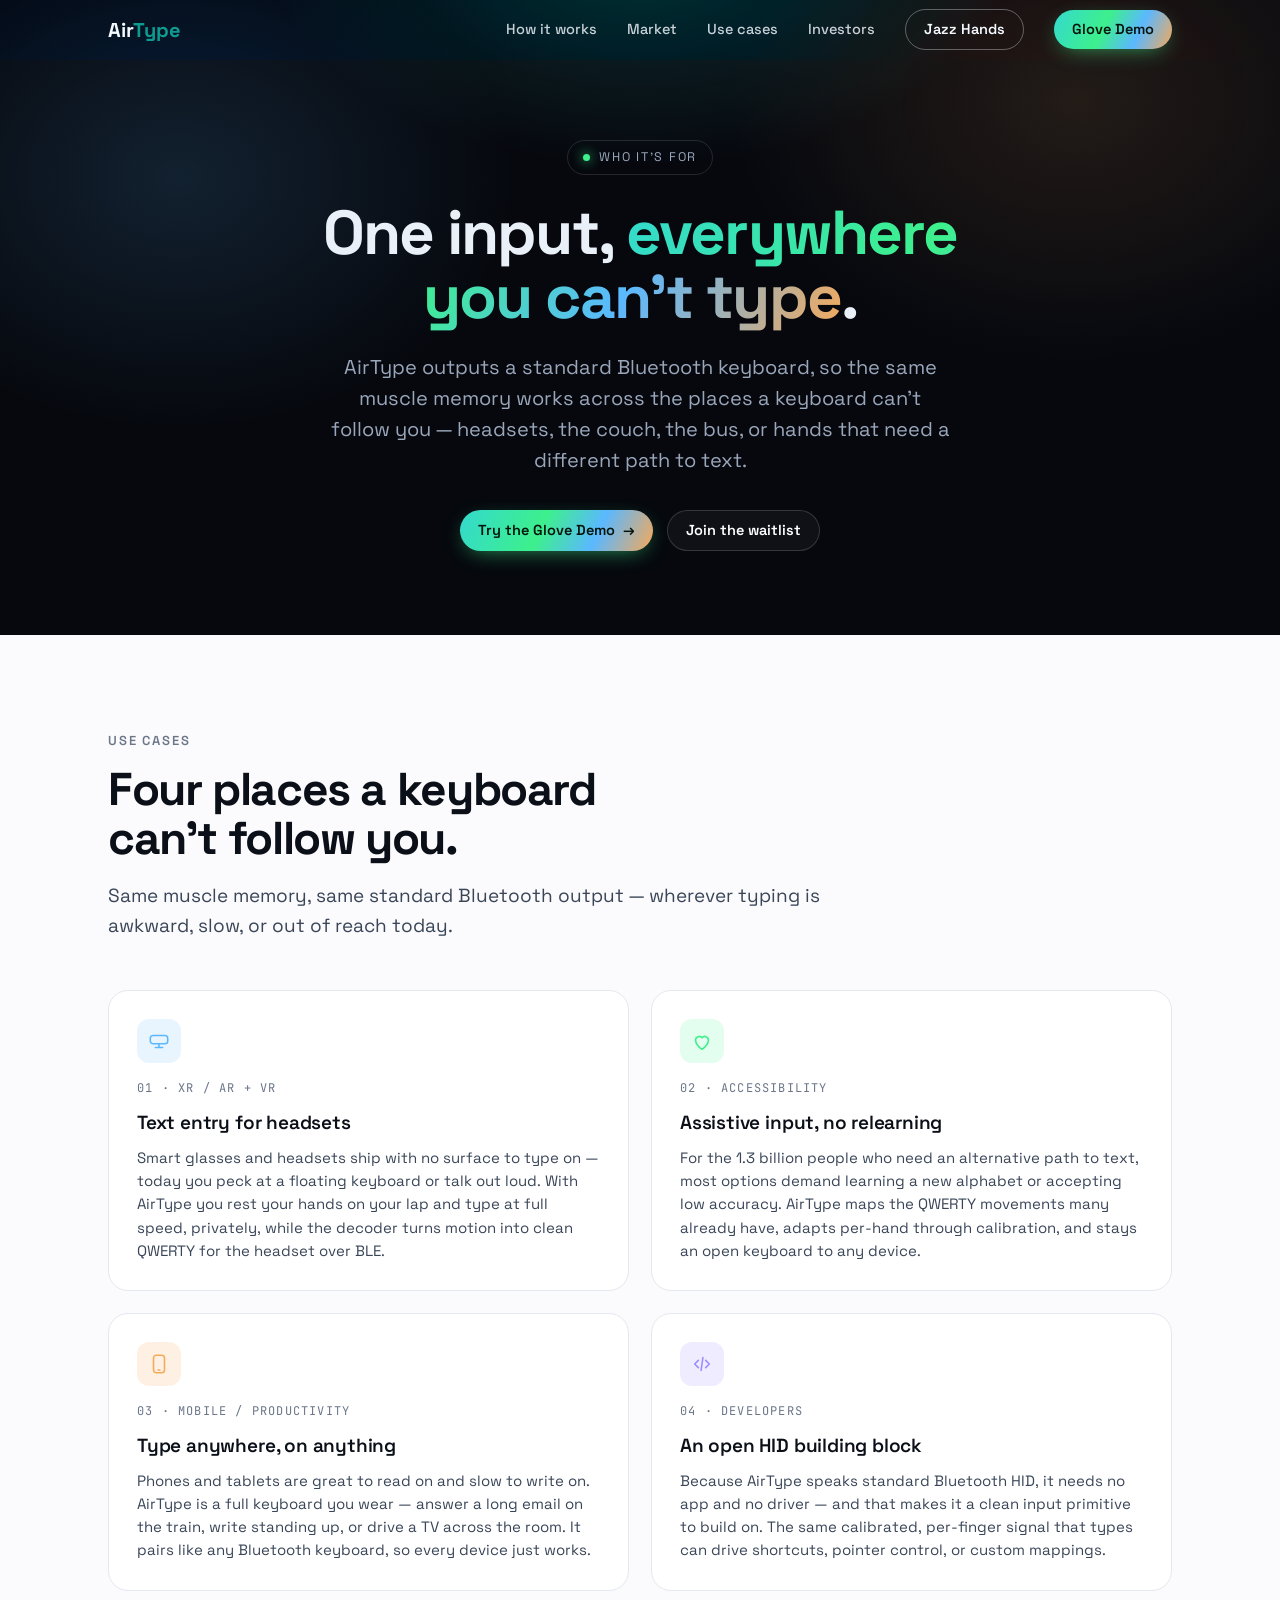
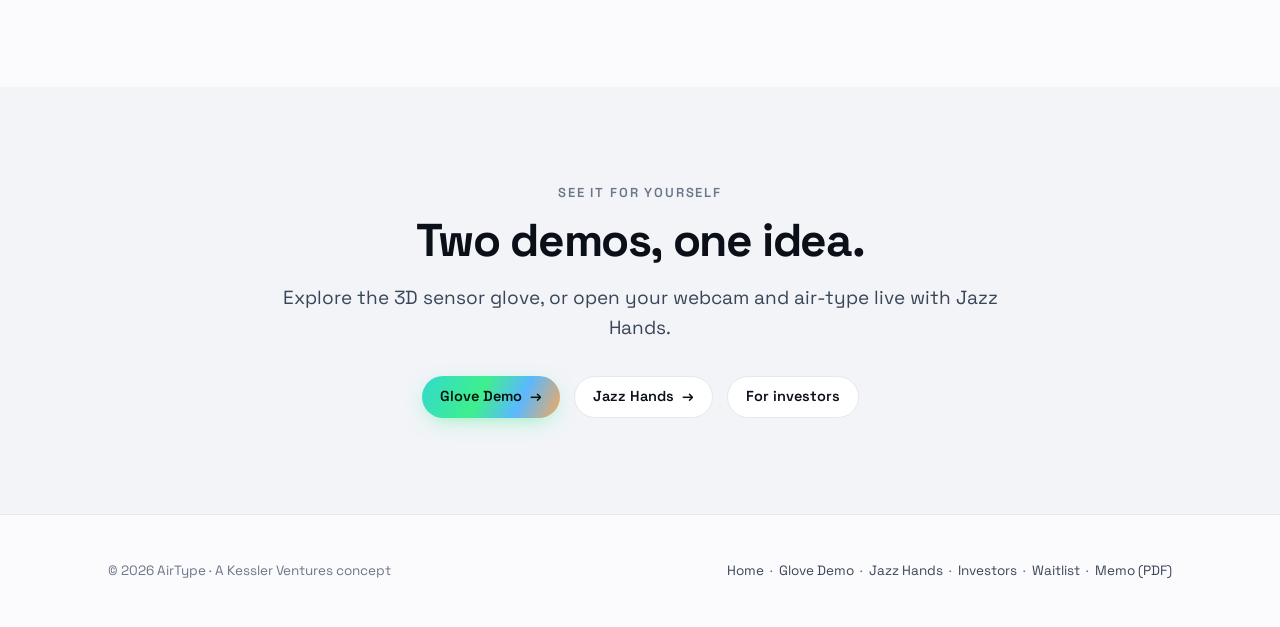
<file: use-cases.html>
<!DOCTYPE html>
<html lang="en">
<head>
<meta charset="UTF-8">
<meta name="viewport" content="width=device-width, initial-scale=1">
<title>AirType — Use cases</title>
<meta name="description" content="Who AirType is for: XR/AR text entry, accessibility & assistive input, mobile productivity, and developers — type on any device with no surface and no relearning.">
<link rel="preconnect" href="https://fonts.googleapis.com">
<link rel="preconnect" href="https://fonts.gstatic.com" crossorigin>
<link href="https://fonts.googleapis.com/css2?family=Space+Grotesk:wght@400;500;600;700&family=JetBrains+Mono:wght@400;500&display=swap" rel="stylesheet">
<link rel="stylesheet" href="site.css">
</head>
<body>

<nav id="nav"><div class="wrap">
  <a href="/" class="logo">Air<b>Type</b></a>
  <div class="navlinks">
    <a class="nl" href="/#how">How it works</a>
    <a class="nl" href="/#market">Market</a>
    <a class="nl" href="use-cases.html">Use cases</a>
    <a class="nl" href="investors.html">Investors</a>
    <a class="btn btn-outline" href="jazz-hands.html">Jazz Hands</a>
    <a class="btn btn-primary" href="demo.html">Glove Demo</a>
  </div>
</div></nav>

<header class="subhero">
  <div class="wrap">
    <span class="eyebrow"><span class="pip"></span>Who it's for</span>
    <h1>One input, <span class="gradtext">everywhere you can't type</span>.</h1>
    <p class="sub">AirType outputs a standard Bluetooth keyboard, so the same muscle memory works across the places a keyboard can't follow you — headsets, the couch, the bus, or hands that need a different path to text.</p>
    <div class="cta" style="justify-content:center">
      <a class="btn btn-primary" href="demo.html">Try the Glove Demo &nbsp;→</a>
      <a class="btn btn-ghost" href="waitlist.html">Join the waitlist</a>
    </div>
  </div>
</header>

<section class="band">
  <div class="wrap">
    <div class="reveal">
      <div class="kicker">Use cases</div>
      <h2>Four places a keyboard can't follow you.</h2>
      <p class="lead">Same muscle memory, same standard Bluetooth output — wherever typing is awkward, slow, or out of reach today.</p>
    </div>
    <div class="grid g2">
      <div class="card reveal">
        <div class="ic" style="background:rgba(91,184,255,.14)">
          <svg viewBox="0 0 24 24" width="22" height="22" fill="none" stroke="#5BB8FF" stroke-width="1.7" stroke-linecap="round" stroke-linejoin="round"><rect x="2.5" y="6" width="19" height="9" rx="3"/><path d="M8 19h8M12 15v4"/></svg>
        </div>
        <div class="num">01 · XR / AR + VR</div>
        <h3>Text entry for headsets</h3>
        <p>Smart glasses and headsets ship with no surface to type on — today you peck at a floating keyboard or talk out loud. With AirType you rest your hands on your lap and type at full speed, privately, while the decoder turns motion into clean QWERTY for the headset over BLE.</p>
      </div>
      <div class="card reveal">
        <div class="ic" style="background:rgba(61,240,140,.14)">
          <svg viewBox="0 0 24 24" width="22" height="22" fill="none" stroke="#3DF08C" stroke-width="1.7" stroke-linecap="round" stroke-linejoin="round"><path d="M12 21s-7-4.5-7-10a4 4 0 0 1 7-2.6A4 4 0 0 1 19 11c0 5.5-7 10-7 10z"/></svg>
        </div>
        <div class="num">02 · ACCESSIBILITY</div>
        <h3>Assistive input, no relearning</h3>
        <p>For the 1.3&nbsp;billion people who need an alternative path to text, most options demand learning a new alphabet or accepting low accuracy. AirType maps the QWERTY movements many already have, adapts per-hand through calibration, and stays an open keyboard to any device.</p>
      </div>
      <div class="card reveal">
        <div class="ic" style="background:rgba(245,169,90,.16)">
          <svg viewBox="0 0 24 24" width="22" height="22" fill="none" stroke="#F5A95A" stroke-width="1.7" stroke-linecap="round" stroke-linejoin="round"><rect x="6" y="2.5" width="12" height="19" rx="3"/><path d="M11 18.5h2"/></svg>
        </div>
        <div class="num">03 · MOBILE / PRODUCTIVITY</div>
        <h3>Type anywhere, on anything</h3>
        <p>Phones and tablets are great to read on and slow to write on. AirType is a full keyboard you wear — answer a long email on the train, write standing up, or drive a TV across the room. It pairs like any Bluetooth keyboard, so every device just works.</p>
      </div>
      <div class="card reveal">
        <div class="ic" style="background:rgba(155,140,255,.16)">
          <svg viewBox="0 0 24 24" width="22" height="22" fill="none" stroke="#9B8CFF" stroke-width="1.7" stroke-linecap="round" stroke-linejoin="round"><path d="M8 8l-4 4 4 4M16 8l4 4-4 4M13 5l-2 14"/></svg>
        </div>
        <div class="num">04 · DEVELOPERS</div>
        <h3>An open HID building block</h3>
        <p>Because AirType speaks standard Bluetooth HID, it needs no app and no driver — and that makes it a clean input primitive to build on. The same calibrated, per-finger signal that types can drive shortcuts, pointer control, or custom mappings.</p>
      </div>
    </div>
  </div>
</section>

<section class="band alt">
  <div class="wrap reveal" style="text-align:center">
    <div class="kicker" style="text-align:center">See it for yourself</div>
    <h2 style="margin:0 auto">Two demos, one idea.</h2>
    <p class="lead" style="margin:18px auto 0">Explore the 3D sensor glove, or open your webcam and air-type live with Jazz Hands.</p>
    <div class="cta" style="justify-content:center">
      <a class="btn btn-primary" href="demo.html">Glove Demo &nbsp;→</a>
      <a class="btn btn-ghost" href="jazz-hands.html">Jazz Hands &nbsp;→</a>
      <a class="btn btn-ghost" href="investors.html">For investors</a>
    </div>
  </div>
</section>

<footer><div class="wrap">
  <span>© 2026 AirType · A Kessler Ventures concept</span>
  <span><a href="/">Home</a> &nbsp;·&nbsp; <a href="demo.html">Glove Demo</a> &nbsp;·&nbsp; <a href="jazz-hands.html">Jazz Hands</a> &nbsp;·&nbsp; <a href="investors.html">Investors</a> &nbsp;·&nbsp; <a href="waitlist.html">Waitlist</a> &nbsp;·&nbsp; <a href="overview.html">Memo (PDF)</a></span>
</div></footer>

<script>
  const nav=document.getElementById('nav');
  const onScroll=()=>nav.classList.toggle('scrolled',scrollY>12); onScroll(); addEventListener('scroll',onScroll,{passive:true});
  const io=new IntersectionObserver(es=>es.forEach(e=>{if(e.isIntersecting){e.target.classList.add('in');io.unobserve(e.target);}}),{threshold:.12,rootMargin:'0px 0px -8% 0px'});
  document.querySelectorAll('.reveal').forEach(el=>io.observe(el));
</script>
</body>
</html>
</file>
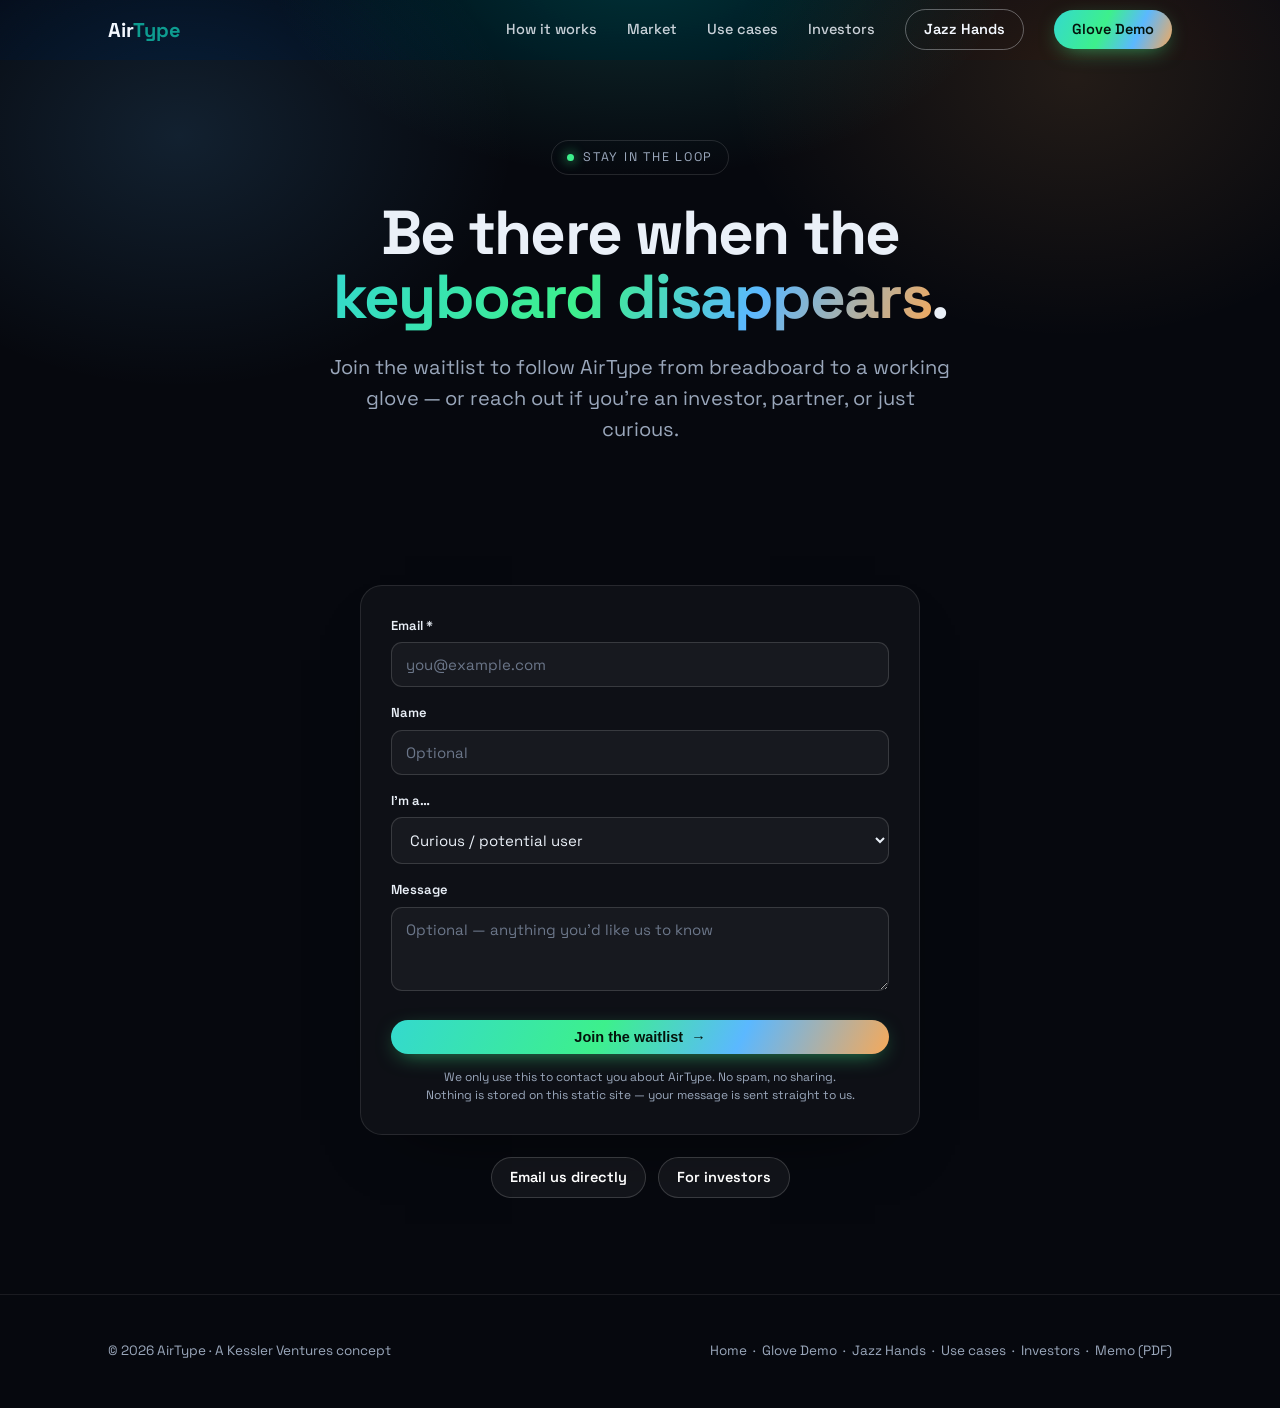
<file: waitlist.html>
<!DOCTYPE html>
<html lang="en">
<head>
<meta charset="UTF-8">
<meta name="viewport" content="width=device-width, initial-scale=1">
<title>AirType — Waitlist & contact</title>
<meta name="description" content="Join the AirType waitlist or get in touch. Follow the concept as it goes from breadboard to a working glove.">
<link rel="preconnect" href="https://fonts.googleapis.com">
<link rel="preconnect" href="https://fonts.gstatic.com" crossorigin>
<link href="https://fonts.googleapis.com/css2?family=Space+Grotesk:wght@400;500;600;700&family=JetBrains+Mono:wght@400;500&display=swap" rel="stylesheet">
<link rel="stylesheet" href="site.css">
<style>
  .form{max-width:560px;margin:46px auto 0;background:#fff;border:1px solid var(--line);border-radius:22px;padding:30px;text-align:left;box-shadow:0 24px 60px -40px rgba(13,22,40,.3)}
  .form .field{margin-bottom:16px}
  .form label{display:block;font-size:13px;font-weight:600;color:var(--ink2);margin-bottom:7px}
  .form input,.form select,.form textarea{width:100%;padding:12px 14px;border:1px solid var(--line);border-radius:11px;
    font-family:inherit;font-size:15px;color:var(--ink);background:#fbfcfe;transition:border-color .15s}
  .form input:focus,.form select:focus,.form textarea:focus{outline:none;border-color:#34D9CE}
  .form textarea{resize:vertical;min-height:84px}
  .form .btn{width:100%;justify-content:center;margin-top:6px}
  .form .priv{font-size:12px;color:var(--muted);margin-top:14px;text-align:center;line-height:1.5}
  .form .ok{display:none;text-align:center;padding:18px 0}
  .form.sent .fields{display:none}.form.sent .ok{display:block}
  .ok .big{font-size:22px;font-weight:700;color:#0E9C90;margin-bottom:6px}
  .alt2{display:flex;gap:12px;justify-content:center;margin-top:22px;flex-wrap:wrap}

  /* fully dark theme */
  body{background:#06080E;color:var(--ink-on-dark)}
  .band{background:transparent}
  nav.scrolled{background:rgba(8,11,18,.74);border-bottom-color:rgba(255,255,255,.08)}
  nav.scrolled .logo{color:#F4F8FF}
  nav.scrolled .navlinks a.nl{color:rgba(244,248,255,.82)}
  nav.scrolled .navlinks a.nl:hover{color:#fff}
  nav.scrolled .btn-outline{border-color:rgba(244,248,255,.34);color:#F4F8FF}
  .form{background:rgba(255,255,255,.035);border-color:rgba(255,255,255,.1);box-shadow:0 30px 70px -45px rgba(0,0,0,.85)}
  .form label{color:var(--ink-on-dark)}
  .form input,.form select,.form textarea{background:rgba(255,255,255,.04);border-color:rgba(255,255,255,.14);color:#EAF0F8}
  .form input::placeholder,.form textarea::placeholder{color:#6B7689}
  .form .priv{color:var(--muted-on-dark)}
  .form .ok .big{color:var(--armed)}
  .form .ok div{color:var(--muted-on-dark)!important}
  .btn-ghost{background:rgba(255,255,255,.05);border-color:rgba(255,255,255,.16);color:#fff}
  .btn-ghost:hover{background:rgba(255,255,255,.1);border-color:rgba(255,255,255,.28)}
  footer{border-top-color:rgba(255,255,255,.08);color:var(--muted-on-dark)}
  footer a{color:var(--muted-on-dark)}footer a:hover{color:#fff}
</style>
</head>
<body>

<nav id="nav"><div class="wrap">
  <a href="/" class="logo">Air<b>Type</b></a>
  <div class="navlinks">
    <a class="nl" href="/#how">How it works</a>
    <a class="nl" href="/#market">Market</a>
    <a class="nl" href="use-cases.html">Use cases</a>
    <a class="nl" href="investors.html">Investors</a>
    <a class="btn btn-outline" href="jazz-hands.html">Jazz Hands</a>
    <a class="btn btn-primary" href="demo.html">Glove Demo</a>
  </div>
</div></nav>

<header class="subhero" style="padding-bottom:40px">
  <div class="wrap">
    <span class="eyebrow"><span class="pip"></span>Stay in the loop</span>
    <h1>Be there when the <span class="gradtext">keyboard disappears</span>.</h1>
    <p class="sub">Join the waitlist to follow AirType from breadboard to a working glove — or reach out if you're an investor, partner, or just curious.</p>
  </div>
</header>

<section class="band" style="padding-top:54px">
  <div class="wrap">
    <form class="form reveal" id="wl" action="https://formspree.io/f/REPLACE_ME" method="POST">
      <div class="fields">
        <div class="field"><label for="email">Email *</label><input id="email" name="email" type="email" required placeholder="you@example.com"></div>
        <div class="field"><label for="name">Name</label><input id="name" name="name" type="text" placeholder="Optional"></div>
        <div class="field"><label for="role">I'm a…</label>
          <select id="role" name="role">
            <option>Curious / potential user</option>
            <option>Person who needs assistive input</option>
            <option>Investor</option>
            <option>Partner / press</option>
            <option>Developer</option>
          </select></div>
        <div class="field"><label for="msg">Message</label><textarea id="msg" name="message" placeholder="Optional — anything you'd like us to know"></textarea></div>
        <button class="btn btn-primary" type="submit">Join the waitlist &nbsp;→</button>
        <div class="priv">We only use this to contact you about AirType. No spam, no sharing. <br>Nothing is stored on this static site — your message is sent straight to us.</div>
      </div>
      <div class="ok"><div class="big">Thanks — you're on the list.</div><div style="color:var(--ink2);font-size:14px">We'll be in touch. In the meantime, try the <a href="demo.html" style="color:#0E9C90">Glove Demo</a>.</div></div>
    </form>
    <div class="alt2 reveal">
      <a class="btn btn-ghost" href="mailto:jesse@teleperson.com?subject=AirType">Email us directly</a>
      <a class="btn btn-ghost" href="investors.html">For investors</a>
    </div>
  </div>
</section>

<footer><div class="wrap">
  <span>© 2026 AirType · A Kessler Ventures concept</span>
  <span><a href="/">Home</a> &nbsp;·&nbsp; <a href="demo.html">Glove Demo</a> &nbsp;·&nbsp; <a href="jazz-hands.html">Jazz Hands</a> &nbsp;·&nbsp; <a href="use-cases.html">Use cases</a> &nbsp;·&nbsp; <a href="investors.html">Investors</a> &nbsp;·&nbsp; <a href="overview.html">Memo (PDF)</a></span>
</div></footer>

<script>
  const nav=document.getElementById('nav');
  const onScroll=()=>nav.classList.toggle('scrolled',scrollY>12); onScroll(); addEventListener('scroll',onScroll,{passive:true});
  const io=new IntersectionObserver(es=>es.forEach(e=>{if(e.isIntersecting){e.target.classList.add('in');io.unobserve(e.target);}}),{threshold:.12,rootMargin:'0px 0px -8% 0px'});
  document.querySelectorAll('.reveal').forEach(el=>io.observe(el));

  // Form: posts to Formspree once an ID is set. Until then, fall back to a mailto so the
  // form is functional immediately. (No data is stored by this static site.)
  const form=document.getElementById('wl');
  form.addEventListener('submit',e=>{
    if(form.action.includes('REPLACE_ME')){
      e.preventDefault();
      const v=id=>encodeURIComponent((document.getElementById(id)||{}).value||'');
      const body='Email: '+v('email')+'%0D%0AName: '+v('name')+'%0D%0ARole: '+v('role')+'%0D%0A%0D%0A'+v('msg');
      window.location.href='mailto:jesse@teleperson.com?subject='+encodeURIComponent('AirType waitlist')+'&body='+body;
      form.classList.add('sent');
    }
    // else: let it POST to Formspree natively (consider adding a redirect or fetch+thanks later)
  });
</script>
</body>
</html>
</file>
<file: site.css>
/* AirType — shared design system for sub-pages (mirrors index.html) */
:root{
  --left:#34D9CE; --right:#F5A95A; --armed:#3DF08C;
  --index:#5BB8FF; --middle:#5BE0A8; --ring:#FF8FB3; --pinky:#9B8CFF; --thumb:#F5C45A;
  --bg:#FBFBFD; --bg2:#F2F4F8; --ink:#0B0F18; --ink2:#3A4658; --muted:#6B7689; --line:#E4E8EF;
  --ink-on-dark:#EAF0F8; --muted-on-dark:#9AA7BB;
  --grad:linear-gradient(115deg,#34D9CE 0%,#3DF08C 42%,#5BB8FF 70%,#F5A95A 100%);
}
*{box-sizing:border-box;margin:0;padding:0}
html{scroll-behavior:smooth}
body{background:var(--bg);color:var(--ink);
  font-family:"Space Grotesk",-apple-system,BlinkMacSystemFont,"SF Pro Display","Segoe UI",sans-serif;
  -webkit-font-smoothing:antialiased;text-rendering:optimizeLegibility;line-height:1.5}
.mono{font-family:"JetBrains Mono",ui-monospace,monospace}
a{color:inherit;text-decoration:none}
.wrap{max-width:1120px;margin:0 auto;padding:0 28px}
.gradtext{background:var(--grad);-webkit-background-clip:text;background-clip:text;-webkit-text-fill-color:transparent}

/* nav */
nav{position:fixed;top:0;left:0;right:0;z-index:50;height:60px;display:flex;align-items:center;
  background:rgba(251,251,253,0);backdrop-filter:saturate(180%) blur(0);border-bottom:1px solid transparent;
  transition:background .35s,backdrop-filter .35s,border-color .35s}
nav.scrolled{background:rgba(251,251,253,.72);backdrop-filter:saturate(180%) blur(20px);border-bottom-color:var(--line)}
nav .wrap{display:flex;align-items:center;justify-content:space-between;width:100%}
.logo{font-size:20px;font-weight:700;letter-spacing:-.01em;color:#F4F8FF;transition:color .35s}
nav.scrolled .logo{color:var(--ink)}
.logo b{color:#0E9C90}
.navlinks{display:flex;align-items:center;gap:30px}
.navlinks a.nl{font-size:14.5px;color:rgba(244,248,255,.82);font-weight:500;transition:color .2s}
.navlinks a.nl:hover{color:#fff}
nav.scrolled .navlinks a.nl{color:var(--ink2)}
nav.scrolled .navlinks a.nl:hover{color:var(--ink)}
.btn{display:inline-flex;align-items:center;gap:7px;padding:9px 18px;border-radius:980px;font-size:14.5px;
  font-weight:600;transition:transform .18s,box-shadow .25s,opacity .2s;white-space:nowrap;cursor:pointer;border:none}
.btn:active{transform:scale(.97)}
.btn-primary{color:#04130b;background:var(--grad);box-shadow:0 6px 22px -8px rgba(61,240,140,.7)}
.btn-primary:hover{box-shadow:0 10px 30px -8px rgba(61,240,140,.85)}
.btn-ghost{color:var(--ink);border:1px solid var(--line);background:#fff}
.btn-ghost:hover{border-color:#C9D2DF}
.btn-outline{background:transparent;border:1px solid rgba(244,248,255,.34);color:#F4F8FF}
.btn-outline:hover{border-color:#F4F8FF;background:rgba(255,255,255,.06)}
nav.scrolled .btn-outline{border-color:var(--line);color:var(--ink)}
nav.scrolled .btn-outline:hover{border-color:#C9D2DF;background:transparent}
@media(max-width:820px){.navlinks .nl{display:none}}

/* page sub-hero (dark) */
.subhero{position:relative;overflow:hidden;background:#06080E;color:var(--ink-on-dark);padding:140px 0 84px;text-align:center}
.subhero:before{content:"";position:absolute;inset:0;pointer-events:none;
  background:radial-gradient(620px 360px at 50% -8%,rgba(52,217,206,.18),transparent 60%),
    radial-gradient(560px 420px at 84% 16%,rgba(245,169,90,.12),transparent 62%),
    radial-gradient(560px 420px at 14% 28%,rgba(91,184,255,.14),transparent 60%)}
.subhero .wrap{position:relative}
.eyebrow{display:inline-flex;align-items:center;gap:9px;font-size:12.5px;letter-spacing:.14em;text-transform:uppercase;
  color:var(--muted-on-dark);border:1px solid rgba(255,255,255,.12);border-radius:980px;padding:7px 15px;margin-bottom:26px}
.eyebrow .pip{width:7px;height:7px;border-radius:50%;background:var(--armed);box-shadow:0 0 12px var(--armed)}
.subhero h1{font-size:clamp(34px,6vw,62px);line-height:1.04;font-weight:700;letter-spacing:-.03em;margin:0 auto;max-width:16ch}
.subhero .sub{margin:22px auto 0;max-width:620px;font-size:clamp(16px,2.2vw,20px);color:var(--muted-on-dark);line-height:1.55}
.subhero .cta{display:flex;gap:14px;justify-content:center;flex-wrap:wrap;margin-top:34px}
.subhero .btn-ghost{background:rgba(255,255,255,.04);border-color:rgba(255,255,255,.16);color:#fff}
.subhero .btn-ghost:hover{background:rgba(255,255,255,.09);border-color:rgba(255,255,255,.28)}

/* sections */
section.band{padding:96px 0}
.band.alt{background:var(--bg2)}
.band.dark{background:#06080E;color:var(--ink-on-dark)}
.band.dark .kicker,.band.dark .lead{color:var(--muted-on-dark)}
.kicker{font-size:13px;letter-spacing:.14em;text-transform:uppercase;font-weight:600;color:var(--muted);margin-bottom:14px}
h2{font-size:clamp(28px,4.4vw,46px);line-height:1.07;font-weight:700;letter-spacing:-.03em;max-width:20ch}
.band:not(.dark) h2,.band:not(.dark) h3{color:var(--ink)}
.band.dark h2,.band.dark h3{color:#fff}
.lead{margin-top:18px;font-size:clamp(16px,2vw,19px);color:var(--ink2);max-width:64ch;line-height:1.55}

.grid{display:grid;gap:22px;margin-top:50px}
.g2{grid-template-columns:repeat(2,1fr)}.g3{grid-template-columns:repeat(3,1fr)}.g4{grid-template-columns:repeat(4,1fr)}
@media(max-width:880px){.g3,.g4{grid-template-columns:1fr 1fr}}
@media(max-width:560px){.g2,.g3,.g4{grid-template-columns:1fr}}
.card{background:#fff;border:1px solid var(--line);border-radius:20px;padding:28px;transition:transform .3s,box-shadow .3s,border-color .3s}
.card:hover{transform:translateY(-4px);box-shadow:0 24px 50px -30px rgba(13,22,40,.28);border-color:#D7DEEA}
.card h3{font-size:19px;font-weight:600;letter-spacing:-.01em;margin-bottom:8px}
.card p{font-size:15px;color:var(--ink2);line-height:1.55}
.card .num{font-family:"JetBrains Mono",monospace;font-size:12px;color:var(--muted);letter-spacing:.1em;margin-bottom:12px}
.ic{width:44px;height:44px;border-radius:12px;display:grid;place-items:center;margin-bottom:16px;font-size:22px;background:rgba(91,184,255,.12)}

.steps{counter-reset:s;margin-top:50px;display:grid;gap:18px}
.step{display:grid;grid-template-columns:64px 1fr;gap:22px;align-items:start;background:#fff;border:1px solid var(--line);border-radius:18px;padding:24px 26px}
.band.alt .step{background:var(--bg)}
.step .sn{counter-increment:s;font-family:"JetBrains Mono",monospace;font-weight:500;font-size:15px;width:46px;height:46px;border-radius:50%;display:grid;place-items:center;color:#04130b;background:var(--grad)}
.step .sn:before{content:counter(s,decimal-leading-zero)}
.step h3{font-size:18px;font-weight:600;margin-bottom:5px;letter-spacing:-.01em}
.step p{font-size:15px;color:var(--ink2);line-height:1.55}

.bignum{font-size:clamp(30px,3.6vw,40px);font-weight:700;letter-spacing:-.025em;line-height:1}
.cta{display:flex;gap:14px;flex-wrap:wrap;margin-top:34px}

footer{padding:46px 0;border-top:1px solid var(--line);color:var(--muted);font-size:13.5px}
footer .wrap{display:flex;justify-content:space-between;align-items:center;flex-wrap:wrap;gap:14px}
footer a{color:var(--ink2)}footer a:hover{color:var(--ink)}

/* investor bits */
.raise{display:flex;flex-wrap:wrap;gap:14px 40px;align-items:baseline;margin-top:34px}
.raise .big{font-size:clamp(40px,7vw,72px);font-weight:700;letter-spacing:-.03em;line-height:1}
.raise .note{font-size:14px;color:var(--ink2);max-width:34ch}
.ask{display:grid;grid-template-columns:repeat(auto-fit,minmax(165px,1fr));gap:20px;margin-top:46px}
.ask .a{border-left:2px solid var(--left);padding-left:16px}
.ask .a .av{font-family:"JetBrains Mono",monospace;font-size:12px;color:var(--muted);letter-spacing:.06em}
.ask .a h3{font-size:16px;margin:5px 0}.ask .a p{font-size:13.5px;color:var(--ink2);line-height:1.5}
.hcols{display:grid;grid-template-columns:repeat(3,1fr);gap:22px;margin-top:50px}
@media(max-width:820px){.hcols{grid-template-columns:1fr}}
.hcol{background:rgba(255,255,255,.03);border:1px solid rgba(255,255,255,.1);border-radius:18px;padding:24px}
.hcol h3{font-size:16px;margin-bottom:12px}
.hcol ul{list-style:none;display:grid;gap:9px}
.hcol li{font-size:14px;color:var(--muted-on-dark);line-height:1.5;padding-left:18px;position:relative}
.hcol li:before{content:"›";position:absolute;left:0;color:var(--armed)}

.reveal{opacity:0;transform:translateY(22px);transition:opacity .7s cubic-bezier(.2,.7,.2,1),transform .7s cubic-bezier(.2,.7,.2,1)}
.reveal.in{opacity:1;transform:none}
@media(prefers-reduced-motion:reduce){.reveal{opacity:1;transform:none;transition:none}}
</file>
